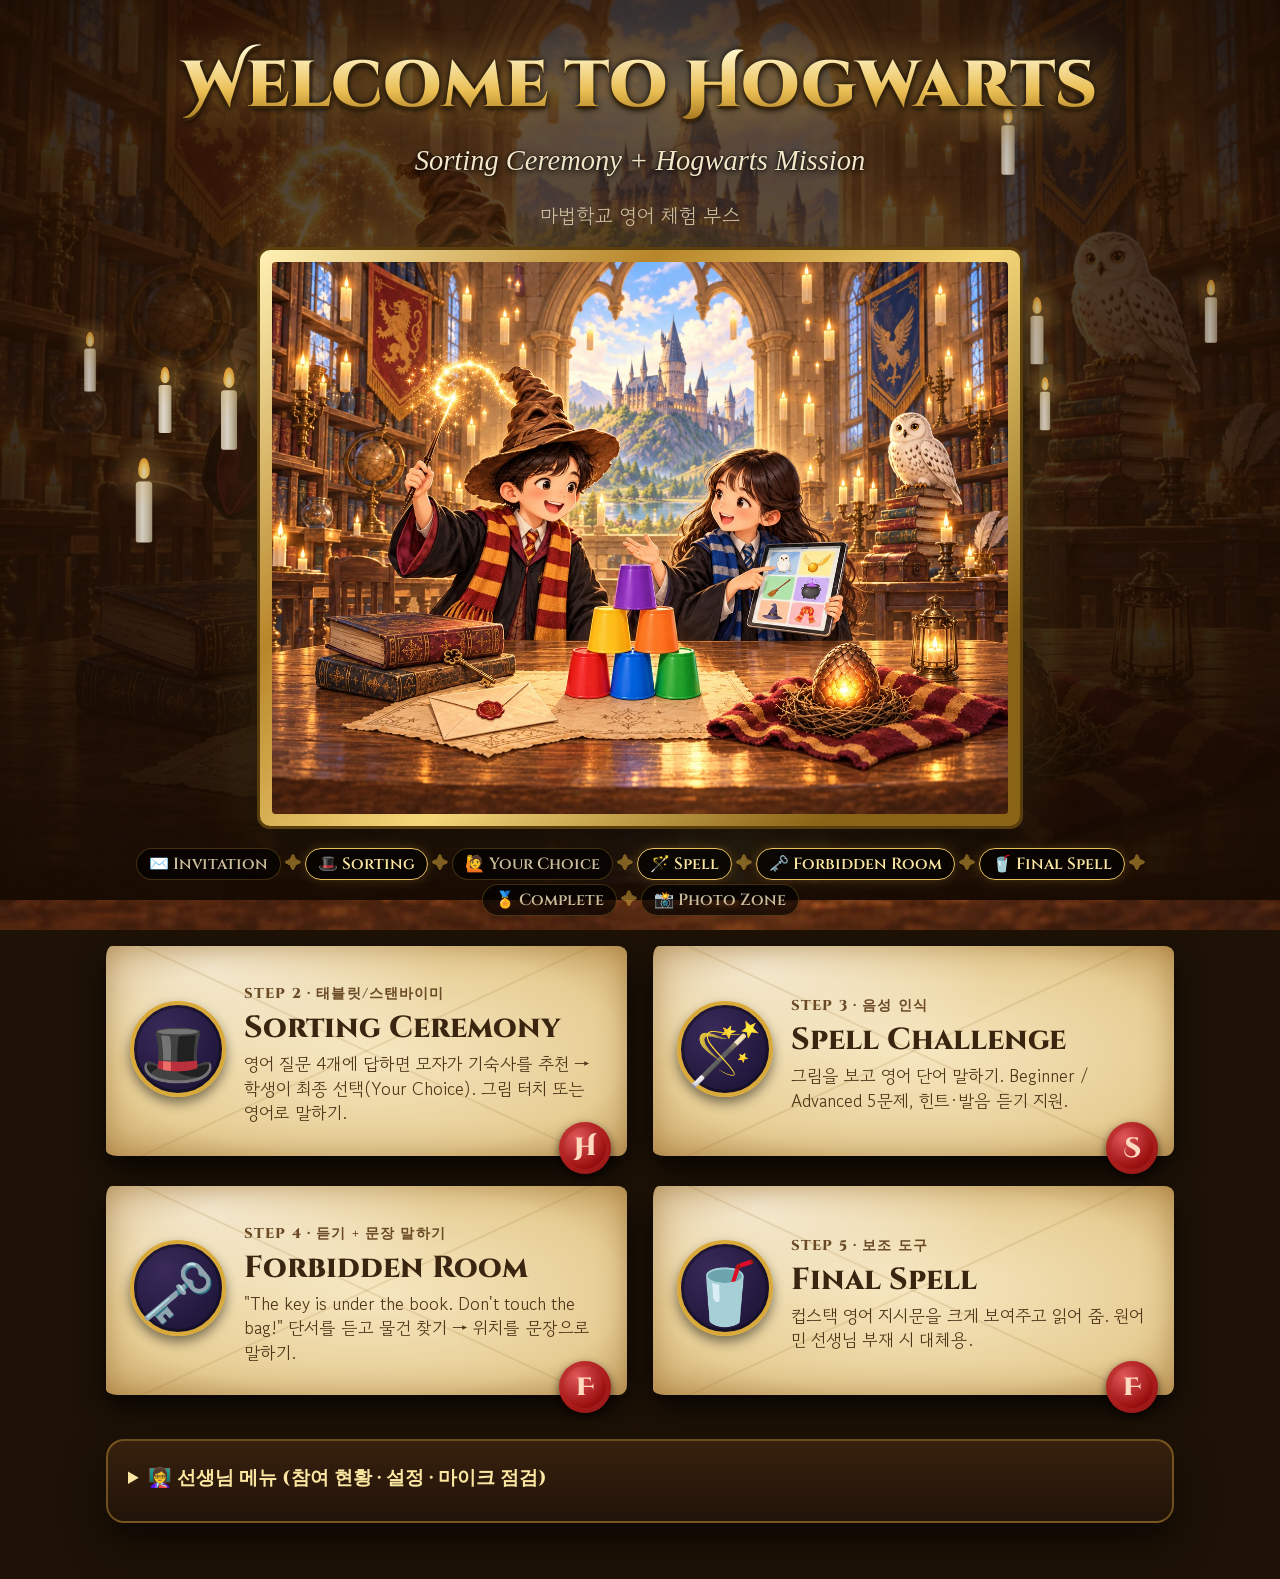
<file: index.html>
<!doctype html>
<html lang="ko">
<head>
<meta charset="utf-8">
<meta name="viewport" content="width=device-width, initial-scale=1">
<title>Welcome to Hogwarts</title>
<link rel="preconnect" href="https://fonts.googleapis.com">
<link href="https://fonts.googleapis.com/css2?family=Cinzel+Decorative:wght@700;900&family=Cinzel:wght@600;800&family=IM+Fell+English:ital@0;1&family=Gowun+Dodum&display=swap" rel="stylesheet">
<link rel="stylesheet" href="assets/common.css">
<style>
  .hero { text-align: center; padding: 18px 0 4px; }
  .hero .title { font-size: 3.4rem; }
  /* 금테 액자에 넣은 대표 그림 */
  .painting { width: min(760px, 100%); margin: 18px auto 6px; padding: 12px; border-radius: 10px;
    background: linear-gradient(135deg, #fff1b5, #b8862a 30%, #f5d77a 55%, #8a6416 85%);
    box-shadow: 0 0 0 3px #5a3d0c, 0 20px 50px #000c, 0 0 60px #ffcc5a44; }
  .painting img { display: block; width: 100%; height: auto; border-radius: 4px; box-shadow: inset 0 0 0 2px #0006; }

  /* 학생 동선 */
  .flow { display: flex; flex-wrap: wrap; gap: 4px; justify-content: center; align-items: center; margin: 12px 0 30px; font: 600 .85rem "Cinzel", Georgia, serif; }
  .flow span { background: #000a; border: 1px solid #d9a93a44; border-radius: 999px; padding: 4px 12px; color: var(--muted); }
  .flow span.app { border-color: var(--gold); color: var(--gold-1); box-shadow: 0 0 12px #ffcc5a33; }
  .flow i { color: #d9a93a88; font-style: normal; }

  /* 앱 카드 = 호그와트 입학 편지 */
  .apps { display: grid; grid-template-columns: repeat(2, minmax(0, 1fr)); gap: 30px 26px; position: relative; z-index: 1; }
  .letter { position: relative; display: flex; gap: 18px; align-items: center; text-align: left; padding: 26px 24px 30px; min-height: 190px;
    color: var(--ink); text-decoration: none; border-radius: 6px 10px 8px 12px / 12px 8px 10px 6px;
    background:
      linear-gradient(155deg, transparent 49.6%, #a0743033 50%, transparent 50.4%),
      linear-gradient(25deg, transparent 49.6%, #a0743033 50%, transparent 50.4%),
      radial-gradient(ellipse at 20% 10%, #fff8 0%, transparent 40%),
      radial-gradient(ellipse at center, var(--parch-1) 0%, var(--parch-2) 70%, var(--parch-3) 100%);
    box-shadow: inset 0 0 30px #8a5a2077, 0 14px 30px #000b; transition: transform .15s, box-shadow .2s; }
  .letter:hover { transform: translateY(-4px) rotate(-.4deg); box-shadow: inset 0 0 30px #8a5a2077, 0 0 0 3px #fbe7a1, 0 18px 40px #000c; }
  .letter:active { transform: scale(.98); }
  .letter .medal { width: 96px; height: 96px; border-radius: 50%; display: grid; place-items: center; font-size: 3.2rem; flex: none;
    background: radial-gradient(circle at 35% 30%, #3a2a5a, #161030); border: 4px solid var(--gold-2); box-shadow: inset 0 0 0 3px #0005, 0 6px 12px #0007; }
  .letter .n { font: 800 .75rem "Cinzel", Georgia, serif; color: var(--ink-soft); letter-spacing: .08em; }
  .letter .t { display: block; font: 800 1.6rem "Cinzel", Georgia, serif; margin: 2px 0 4px; }
  .letter .d { display: block; font-size: .92rem; color: #4e3519; line-height: 1.4; }
  .letter .seal { width: 52px; height: 52px; font-size: 1.3rem; right: 16px; bottom: -18px; }

  /* 선생님 메뉴 */
  details.teacher-menu { margin: 44px 0 40px; }
  details.teacher-menu summary { cursor: pointer; font: 800 1rem "Cinzel", Georgia, serif; padding: 4px 0 10px; color: var(--gold-1); }
  .stat-grid { display: grid; grid-template-columns: repeat(4, minmax(0, 1fr)); gap: 10px; margin: 10px 0; }
  .stat { background: #0006; border: 1px solid #d9a93a44; border-radius: 14px; padding: 12px; text-align: center; }
  .stat b { display: block; font: 800 1.9rem "Cinzel", Georgia, serif; color: var(--gold-1); }
  .stat small { color: var(--muted); }
  .houses-bar { display: flex; height: 26px; border-radius: 12px; overflow: hidden; background: #0006; margin: 8px 0 4px; border: 1px solid #d9a93a44; }
  .houses-bar div { height: 100%; background: linear-gradient(180deg, var(--c1), var(--c2)); }
  .settings { display: flex; gap: 14px; flex-wrap: wrap; align-items: center; font-size: .95rem; margin-top: 14px; }
  .settings select { font: inherit; background: #171b3c; color: var(--text); border: 1px solid var(--gold-2); border-radius: 8px; padding: 4px 8px; }
  .mic-test { font-size: .95rem; color: var(--muted); }
  @media (max-width: 760px) { .apps { grid-template-columns: 1fr; } .stat-grid { grid-template-columns: repeat(2, minmax(0, 1fr)); } .hero .title { font-size: 2.1rem; } }
</style>
</head>
<body>
<main class="wrap">
  <section class="hero">
    <h1 class="title">Welcome to Hogwarts</h1>
    <p class="speech" style="font-size:1.5rem;margin:4px 0">Sorting Ceremony + Hogwarts Mission</p>
    <p class="ko">마법학교 영어 체험 부스</p>
    <div class="painting"><img src="assets/hogwarts-library.webp" alt="호그와트 도서관에서 마법 체험을 하는 학생들"></div>
  </section>

  <div class="flow">
    <span>✉️ Invitation</span><i>✦</i><span class="app">🎩 Sorting</span><i>✦</i><span>🙋 Your Choice</span><i>✦</i><span class="app">🪄 Spell</span><i>✦</i><span class="app">🗝️ Forbidden Room</span><i>✦</i><span class="app">🥤 Final Spell</span><i>✦</i><span>🏅 Complete</span><i>✦</i><span>📸 Photo Zone</span>
  </div>

  <section class="apps">
    <a class="letter" href="sorting.html">
      <span class="medal">🎩</span>
      <span>
        <span class="n">STEP 2 · 태블릿/스탠바이미</span>
        <span class="t">Sorting Ceremony</span>
        <span class="d">영어 질문 4개에 답하면 모자가 기숙사를 추천 → 학생이 최종 선택(Your Choice). 그림 터치 또는 영어로 말하기.</span>
      </span>
      <span class="seal">H</span>
    </a>
    <a class="letter" href="spell.html">
      <span class="medal">🪄</span>
      <span>
        <span class="n">STEP 3 · 음성 인식</span>
        <span class="t">Spell Challenge</span>
        <span class="d">그림을 보고 영어 단어 말하기. Beginner / Advanced 5문제, 힌트·발음 듣기 지원.</span>
      </span>
      <span class="seal">S</span>
    </a>
    <a class="letter" href="forbidden.html">
      <span class="medal">🗝️</span>
      <span>
        <span class="n">STEP 4 · 듣기 + 문장 말하기</span>
        <span class="t">Forbidden Room</span>
        <span class="d">"The key is under the book. Don't touch the bag!" 단서를 듣고 물건 찾기 → 위치를 문장으로 말하기.</span>
      </span>
      <span class="seal">F</span>
    </a>
    <a class="letter" href="final.html">
      <span class="medal">🥤</span>
      <span>
        <span class="n">STEP 5 · 보조 도구</span>
        <span class="t">Final Spell</span>
        <span class="d">컵스택 영어 지시문을 크게 보여주고 읽어 줌. 원어민 선생님 부재 시 대체용.</span>
      </span>
      <span class="seal">F</span>
    </a>
  </section>

  <details class="teacher-menu card">
    <summary>👩‍🏫 선생님 메뉴 (참여 현황 · 설정 · 마이크 점검)</summary>
    <div id="stats"></div>
    <div class="settings">
      <label>읽어주기 속도
        <select id="rate">
          <option value="0.7">느리게</option>
          <option value="0.85">보통</option>
          <option value="1">빠르게</option>
        </select>
      </label>
      <button class="btn-small" id="ttsTest">🔊 소리 점검</button>
      <button class="btn-small" id="micTest">🎤 마이크 점검</button>
      <span class="mic-test" id="micResult"></span>
      <button class="btn-small" onclick="Magic.toggleFullscreen()">⛶ 전체화면</button>
      <button class="btn-small" id="reset" style="border-color:var(--bad)">🗑 통계 초기화</button>
    </div>
    <p class="ko" style="margin-top:12px">※ 통계는 이 기기(브라우저)에만 저장됩니다. 음성 인식은 크롬 + 인터넷 연결이 필요해요.</p>
  </details>
</main>

<script src="assets/common.js"></script>
<script>
const HOUSE = Object.entries(Magic.HOUSES).map(([k, h]) => [k, h.name, h.e]);

function renderStats() {
  const s = Magic.readStats();
  const total = HOUSE.reduce((a, h) => a + (s['house_' + h[0]] || 0), 0);
  document.getElementById('stats').innerHTML = `
    <div class="stat-grid">
      <div class="stat"><b>${s.sorted || 0}</b><small>🎩 기숙사 배정</small></div>
      <div class="stat"><b>${s.spell_players || 0}</b><small>🪄 Spell 완료 (단어 ${s.spells || 0}개)</small></div>
      <div class="stat"><b>${s.room_players || 0}</b><small>🗝️ Room 완료 (금지 터치 ${s.forbidden_touched || 0})</small></div>
      <div class="stat"><b>${s.final_players || 0}</b><small>🥤 Final Spell 완료</small></div>
    </div>
    <div class="houses-bar">
      ${total ? HOUSE.map(h => `<div class="h-${h[0]}" style="width:${(s['house_' + h[0]] || 0) / total * 100}%"></div>`).join('') : ''}
    </div>
    <div class="row" style="justify-content:space-between;font-size:.9rem">
      ${HOUSE.map(h => `<span>${h[2]} ${h[1]} <b>${s['house_' + h[0]] || 0}</b> <span class="muted">(추천 ${s['reco_' + h[0]] || 0})</span></span>`).join('')}
    </div>`;
}
renderStats();

const rate = document.getElementById('rate');
rate.value = String(Magic.settings.rate);
rate.onchange = () => { Magic.settings.rate = +rate.value; Magic.saveSettings(); };
document.getElementById('ttsTest').onclick = () => Magic.speak('Welcome to Hogwarts!');
document.getElementById('micTest').onclick = async () => {
  const out = document.getElementById('micResult');
  if (!Magic.canListen) { out.textContent = '❌ 이 브라우저는 음성 인식 미지원 (크롬 사용 권장)'; return; }
  out.textContent = '🎧 "Hello" 라고 말해 보세요...';
  try {
    const said = await Magic.listen();
    out.textContent = said.length ? `✅ 인식됨: "${said[0]}"` : '⚠️ 소리가 들리지 않았어요';
  } catch (e) { out.innerHTML = '❌ ' + Magic.micErrorText(e); }
};
document.getElementById('reset').onclick = () => {
  if (confirm('참여 통계를 모두 지울까요?')) { Magic.resetStats(); renderStats(); }
};
</script>
</body>
</html>
</file>
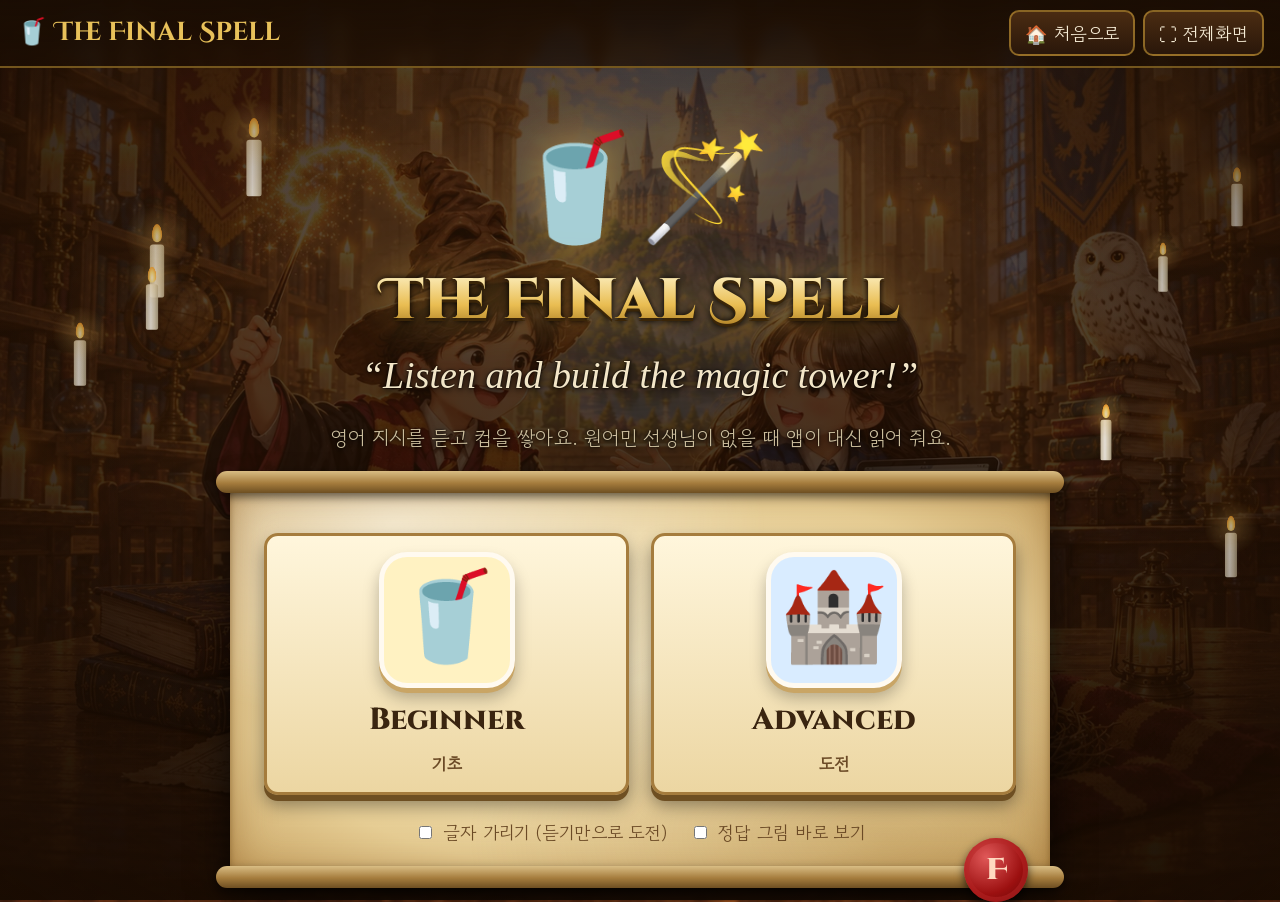
<file: final.html>
<!doctype html>
<html lang="ko">
<head>
<meta charset="utf-8">
<meta name="viewport" content="width=device-width, initial-scale=1">
<title>Final Spell</title>
<link rel="preconnect" href="https://fonts.googleapis.com">
<link href="https://fonts.googleapis.com/css2?family=Cinzel+Decorative:wght@700;900&family=Cinzel:wght@600;800&family=IM+Fell+English:ital@0;1&family=Gowun+Dodum&display=swap" rel="stylesheet">
<link rel="stylesheet" href="assets/common.css">
<style>
  /* 주문서(양피지)에 적힌 지시문 */
  .cmd { font-family: "IM Fell English", Georgia, serif; font-size: 3.2rem; line-height: 1.2; margin: 0; min-height: 2.5em; display: flex; align-items: center; justify-content: center; color: var(--ink); }
  .cmd.blur { filter: blur(14px); }
  .c-red { color: #b3161b; } .c-blue { color: #1f4fa8; } .c-yellow { color: #b8860b; } .c-green { color: #1d7a43; }
  .cmd [class^="c-"] { font-weight: 700; }
  .controls { display: flex; gap: 14px; justify-content: center; flex-wrap: wrap; margin-top: 34px; }
  .label-check { display: inline-flex; gap: 8px; align-items: center; margin-top: 18px; color: var(--ink-soft); font-size: .95rem; }

  /* 지시문 + 정답 그림 나란히 */
  .stage { display: grid; grid-template-columns: minmax(0, 1fr) minmax(0, 1fr); gap: 26px; align-items: stretch; margin-top: 26px; }
  .stage .parchment { margin: 0; display: flex; flex-direction: column; justify-content: center; }

  /* 정답 그림: 금테 액자 안의 나무 탁자 */
  .answer { position: relative; border-radius: 14px; padding: 10px; min-height: 300px;
    background: linear-gradient(135deg, #fff1b5, #b8862a 30%, #f5d77a 55%, #8a6416 85%);
    box-shadow: 0 0 0 3px #5a3d0c, 0 18px 40px #000b; }
  .answer-in { position: relative; height: 100%; min-height: 280px; border-radius: 8px; overflow: hidden; display: flex; flex-direction: column; justify-content: space-between;
    background: radial-gradient(ellipse at 50% 0%, #fff6dc 0%, #efdcae 55%, #d9bd84 100%); }
  .answer-label { font: 800 .9rem "Cinzel", Georgia, serif; color: #6b4a26; letter-spacing: .08em; padding: 10px 0 0; }
  .answer svg.stack { display: block; width: 100%; height: 290px; margin-top: auto; }
  .hand { display: flex; align-items: center; justify-content: center; gap: 8px; min-height: 58px; padding: 6px 10px 8px;
    font: 700 .95rem "Gowun Dodum", sans-serif; color: #fbe7a1; background: #4a2c12; }
  .hand svg { width: 34px; height: 40px; }
  .cover { position: absolute; top: 10px; right: 10px; bottom: 10px; left: 10px; border-radius: 8px; display: grid; place-items: center; z-index: 3;
    background: radial-gradient(circle at 50% 40%, #4b3a8a, #1d1446 75%); color: #fbe7a1; transition: opacity .5s, transform .5s; }
  .cover.gone { opacity: 0; transform: scale(1.06); pointer-events: none; }
  .cover .q { font-size: 5rem; filter: drop-shadow(0 0 20px #b9a6ff); }
  .cover button { margin-top: 8px; }
  .cup-new { animation: drop .6s cubic-bezier(.3,1.5,.5,1) both; }
  .cup-new .glow { opacity: .5; }
  @keyframes drop { from { transform: translateY(-40px); opacity: 0; } to { transform: none; opacity: 1; } }
  @media (max-width: 900px) { .stage { grid-template-columns: 1fr; } }
  @media (max-width: 640px) { .cmd { font-size: 1.9rem; } .answer svg.stack { height: 200px; } }
</style>
</head>
<body>
<div class="topbar">
  <h1>🥤 The Final Spell</h1>
  <div class="tools">
    <a class="btn btn-small" href="index.html">🏠 처음으로</a>
    <button class="btn-small" onclick="Magic.toggleFullscreen()">⛶ 전체화면</button>
  </div>
</div>

<main class="wrap center" id="app"></main>

<script src="assets/common.js"></script>
<script>
// 컵스택 지시문 + 각 지시를 따랐을 때의 컵 모습
// hand: 손에 든 컵, cups: 탁자 위 컵 {c: 색, x: 가로 칸(0.5 단위 가능), y: 층(0 = 맨 아래)}
const R = 'red', B = 'blue', Y = 'yellow', G = 'green';
const line = (y, x0, ...cs) => cs.map((c, k) => ({ c, x: x0 + k, y }));
const SETS = {
  beginner: [
    [ // 3층 탑
      { t: 'Take the blue cup.', hand: [B], cups: [] },
      { t: 'Put the blue cup on the table.', hand: [], cups: line(0, 0, B) },
      { t: 'Take the red cup.', hand: [R], cups: line(0, 0, B) },
      { t: 'Put the red cup on the blue cup.', hand: [], cups: [...line(0, 0, B), ...line(1, 0, R)] },
      { t: 'Put the yellow cup on top.', hand: [], cups: [...line(0, 0, B), ...line(1, 0, R), ...line(2, 0, Y)] },
      { t: 'You made a 3-layer tower!', hand: [], cups: [...line(0, 0, B), ...line(1, 0, R), ...line(2, 0, Y)] },
    ],
    [ // 작은 피라미드
      { t: 'Take the green cup.', hand: [G], cups: [] },
      { t: 'Put the green cup on the table.', hand: [], cups: line(0, 0, G) },
      { t: 'Take the yellow cup.', hand: [Y], cups: line(0, 0, G) },
      { t: 'Put the yellow cup next to the green cup.', hand: [], cups: line(0, 0, G, Y) },
      { t: 'Put the red cup on the green cup and the yellow cup.', hand: [], cups: [...line(0, 0, G, Y), ...line(1, .5, R)] },
      { t: 'You made a small pyramid!', hand: [], cups: [...line(0, 0, G, Y), ...line(1, .5, R)] },
    ],
    [ // 6개 피라미드
      { t: 'Take the red cup and the blue cup.', hand: [R, B], cups: [] },
      { t: 'Put the red cup and the blue cup in a line.', hand: [], cups: line(0, 0, R, B) },
      { t: 'Put the green cup next to the blue cup.', hand: [], cups: line(0, 0, R, B, G) },
      { t: 'Put the yellow cup on the red cup and the blue cup.', hand: [], cups: [...line(0, 0, R, B, G), ...line(1, .5, Y)] },
      { t: 'Put the red cup on the blue cup and the green cup.', hand: [], cups: [...line(0, 0, R, B, G), ...line(1, .5, Y, R)] },
      { t: 'Put the blue cup on the very top!', hand: [], cups: [...line(0, 0, R, B, G), ...line(1, .5, Y, R), ...line(2, 1, B)] },
    ],
  ],
  advanced: [
    [
      { t: 'Take 3 blue cups and 2 red cups.', hand: [B, B, B, R, R], cups: [] },
      { t: 'Put the 3 blue cups in a line.', hand: [R, R], cups: line(0, 0, B, B, B) },
      { t: 'Put the 2 red cups on the blue cups.', hand: [], cups: [...line(0, 0, B, B, B), ...line(1, .5, R, R)] },
      { t: 'Put 1 yellow cup on the very top.', hand: [], cups: [...line(0, 0, B, B, B), ...line(1, .5, R, R), ...line(2, 1, Y)] },
      { t: 'You made 3 layers!', hand: [], cups: [...line(0, 0, B, B, B), ...line(1, .5, R, R), ...line(2, 1, Y)] },
    ],
    [
      { t: 'Take 3 green cups and 2 yellow cups.', hand: [G, G, G, Y, Y], cups: [] },
      { t: 'Put the green cups in a line.', hand: [Y, Y], cups: line(0, 0, G, G, G) },
      { t: 'Put the yellow cups on the green cups.', hand: [], cups: [...line(0, 0, G, G, G), ...line(1, .5, Y, Y)] },
      { t: 'Put 1 red cup on top.', hand: [], cups: [...line(0, 0, G, G, G), ...line(1, .5, Y, Y), ...line(2, 1, R)] },
      { t: 'You made 3 layers!', hand: [], cups: [...line(0, 0, G, G, G), ...line(1, .5, Y, Y), ...line(2, 1, R)] },
    ],
    [
      { t: 'Take 4 yellow cups.', hand: [Y, Y, Y, Y], cups: [] },
      { t: 'Put the yellow cups in a line.', hand: [], cups: line(0, 0, Y, Y, Y, Y) },
      { t: 'Put 3 blue cups on the yellow cups.', hand: [], cups: [...line(0, 0, Y, Y, Y, Y), ...line(1, .5, B, B, B)] },
      { t: 'Put 2 red cups on the blue cups.', hand: [], cups: [...line(0, 0, Y, Y, Y, Y), ...line(1, .5, B, B, B), ...line(2, 1, R, R)] },
      { t: 'Put the green cup on the very top.', hand: [], cups: [...line(0, 0, Y, Y, Y, Y), ...line(1, .5, B, B, B), ...line(2, 1, R, R), ...line(3, 1.5, G)] },
      { t: 'You made a 4-layer pyramid!', hand: [], cups: [...line(0, 0, Y, Y, Y, Y), ...line(1, .5, B, B, B), ...line(2, 1, R, R), ...line(3, 1.5, G)] },
    ],
  ],
};

// ---------- 컵 그림 (SVG) ----------
const CUP = { red: ['#ff6b5e', '#c8261c', '#8e140d'], blue: ['#6ea8ff', '#2a62d4', '#173d8f'],
              yellow: ['#ffe680', '#f0b818', '#a87a00'], green: ['#7ee08c', '#2a9a45', '#16602a'] };
const W = 80, H = 92, GAP = 6, TOPW = 56;   // 컵 크기(뒤집어 놓은 스피드스택 컵)
function cupGradients() {
  return Object.entries(CUP).map(([c, [hi, mid, lo]]) => `
    <linearGradient id="g-${c}" x1="0" x2="1"><stop offset="0" stop-color="${lo}"/><stop offset=".35" stop-color="${hi}"/><stop offset=".6" stop-color="${mid}"/><stop offset="1" stop-color="${lo}"/></linearGradient>`).join('');
}
function cupShape(c, x, y, extra = '') {
  const inset = (W - TOPW) / 2;
  return `<g transform="translate(${x} ${y})"><g ${extra}>
    <ellipse class="glow" cx="${W / 2}" cy="${H / 2}" rx="${W * .62}" ry="${H * .6}" fill="#fff6a8" opacity="0"/>
    <path d="M${inset} 0 H${W - inset} L${W} ${H} H0 Z" fill="url(#g-${c})" stroke="${CUP[c][2]}" stroke-width="2"/>
    <rect x="-2" y="${H - 12}" width="${W + 4}" height="12" rx="4" fill="${CUP[c][2]}"/>
    <rect x="${inset + 8}" y="6" width="7" height="${H - 24}" rx="3.5" fill="#fff" opacity=".35"/>
  </g></g>`;
}
function stackSVG(state, prev, bounds) {
  const key = k => `${k.c}@${k.x},${k.y}`;
  const before = new Set((prev ? prev.cups : []).map(key));
  const vw = bounds.cols * (W + GAP) + 40, vh = bounds.rows * H + 48;
  const table = `<rect x="-2000" y="${vh - 26}" width="${vw + 4000}" height="60" fill="#7a4a22"/><rect x="-2000" y="${vh - 26}" width="${vw + 4000}" height="5" fill="#a8703a"/>`;
  const cups = state.cups.slice().sort((a, b) => a.y - b.y);
  const body = cups.map(k => {
    const px = 20 + k.x * (W + GAP), py = vh - 24 - (k.y + 1) * H;
    const isNew = !before.has(key(k));
    return cupShape(k.c, px, py, isNew ? `class="cup-new" style="animation-delay:${k.y * .12}s"` : '');
  }).join('');
  const empty = state.cups.length ? '' : `<text x="${vw / 2}" y="${vh / 2}" text-anchor="middle" font-family="Gowun Dodum, sans-serif" font-size="22" fill="#8a6a40">(탁자는 아직 비어 있어요)</text>`;
  return `<svg class="stack" viewBox="0 0 ${vw} ${vh}" preserveAspectRatio="xMidYMax meet" role="img" aria-label="정답 컵 모양">
    <defs>${cupGradients()}</defs>${table}${empty}${body}</svg>`;
}
function handHTML(state) {
  if (!state.hand.length) return '<div class="hand">✋ In your hand: —</div>';
  const small = c => `<svg viewBox="-4 -4 ${W + 8} ${H + 8}"><defs>${cupGradients()}</defs>${cupShape(c, 0, 0)}</svg>`;
  return `<div class="hand">✋ In your hand: ${state.hand.map(small).join('')}</div>`;
}
function boundsOf(set) {
  let cols = 1, rows = 1;
  set.forEach(st => st.cups.forEach(k => { cols = Math.max(cols, k.x + 1); rows = Math.max(rows, k.y + 1); }));
  return { cols: Math.max(cols, 3), rows: Math.max(rows, 3) };
}

const app = document.getElementById('app');
let list, i, bounds, hideText = false, autoShow = false;

function colorize(t) {
  return t.replace(/\b(red|blue|yellow|green)\b/gi, m => `<span class="c-${m.toLowerCase()}">${m}</span>`);
}

function home() {
  app.innerHTML = `
    <div class="pop" style="margin-top:18px">
      <div style="font-size:5.5rem;filter:drop-shadow(0 0 24px #ffd25a88)">🥤🪄</div>
      <h2 class="title" style="font-size:3rem">The Final Spell</h2>
      <p class="speech" style="margin:4px 0">“Listen and build the magic tower!”</p>
      <p class="ko">영어 지시를 듣고 컵을 쌓아요. 원어민 선생님이 없을 때 앱이 대신 읽어 줘요.</p>
      <div class="parchment" style="max-width:820px;margin-top:30px">
        <div class="level-grid">
          <button class="opt level" data-l="beginner"><span class="medal">🥤</span>Beginner<span class="ko">기초</span></button>
          <button class="opt level" data-l="advanced"><span class="medal">🏰</span>Advanced<span class="ko">도전</span></button>
        </div>
        <div class="row" style="gap:22px">
          <label class="label-check"><input type="checkbox" id="hide"> 글자 가리기 (듣기만으로 도전)</label>
          <label class="label-check"><input type="checkbox" id="auto"> 정답 그림 바로 보기</label>
        </div>
        <div class="seal">F</div>
      </div>
    </div>`;
  document.getElementById('hide').checked = hideText;
  document.getElementById('hide').onchange = e => hideText = e.target.checked;
  document.getElementById('auto').checked = autoShow;
  document.getElementById('auto').onchange = e => autoShow = e.target.checked;
  app.querySelectorAll('.level').forEach(b => b.onclick = () => {
    const sets = SETS[b.dataset.l];
    list = sets[Math.floor(Math.random() * sets.length)]; i = 0; bounds = boundsOf(list);
    Magic.sfx.magic(); show();
  });
}

function show() {
  const st = list[i], t = st.t;
  app.innerHTML = `
    <div class="progress" style="margin-top:14px">${list.map((_, k) => `<span class="${k <= i ? 'on' : ''}"></span>`).join('')}</div>
    <div class="pill">Spell ${i + 1} / ${list.length}</div>
    <div class="stage">
      <div class="parchment pop">
        <div class="cmd ${hideText ? 'blur' : ''}" id="cmd"><span>${colorize(t)}</span></div>
        <div class="seal">F</div>
      </div>
      <div class="answer pop">
        <div class="answer-in">
          <div class="answer-label">✨ THE ANSWER · 정답 모습</div>
          ${stackSVG(st, list[i - 1], bounds)}
          ${handHTML(st)}
        </div>
        <div class="cover ${autoShow ? 'gone' : ''}" id="cover">
          <div>
            <div class="q">🔮</div>
            <div class="ko" style="color:#e9dcff">컵을 다 쌓았으면 정답을 확인해요!</div>
            <button class="btn-magic" id="showAns">Show the answer</button>
          </div>
        </div>
      </div>
    </div>
    <div class="controls">
      <button class="btn-big" id="again">🔊 Again</button>
      ${hideText ? '<button class="btn-big" id="reveal">👀 Show</button>' : ''}
      <button class="btn-magic" id="next">${i < list.length - 1 ? 'Next ➜' : '✔ Finish'}</button>
    </div>
    <p class="ko" style="margin-top:16px">선생님: 학생이 쌓은 뒤 <b>Show the answer</b>로 맞는지 확인하고 Next를 눌러 주세요.</p>`;
  Magic.speak(t, { rate: 0.8 });
  document.getElementById('again').onclick = () => Magic.speak(t, { rate: 0.7 });
  const rv = document.getElementById('reveal');
  if (rv) rv.onclick = () => document.getElementById('cmd').classList.remove('blur');
  document.getElementById('showAns').onclick = () => {
    const cover = document.getElementById('cover');
    cover.classList.add('gone');
    // 새로 놓인 컵 애니메이션을 다시 재생
    app.querySelectorAll('.cup-new').forEach(g => { g.style.animation = 'none'; void g.getBBox(); g.style.animation = ''; });
    Magic.sfx.magic(); Magic.sparkle(app.querySelector('.answer'));
    Magic.speak('Is your tower the same?', { rate: 0.85 });
  };
  document.getElementById('next').onclick = () => {
    Magic.sfx.ok();
    i++;
    i < list.length ? show() : finish();
  };
}

function finish() {
  Magic.inc('final_players');
  app.innerHTML = `
    <div class="pop" style="margin-top:18px">
      ${Magic.hatSVG()}
      <h2 class="title" style="font-size:3rem">Congratulations!</h2>
      <p class="speech" style="margin:4px 0">“You are a real Hogwarts wizard!”</p>
      <p class="ko">House 인증 카드를 받고 포토존으로 가세요! 📸</p>
      <button class="btn-magic" id="again" style="margin-top:22px">🥤 Next Student</button>
    </div>`;
  Magic.sfx.magic(); Magic.confetti(); Magic.sparkle(document.getElementById('hat'), ['🎉', '✨', '⭐']);
  Magic.hatSay('Congratulations! You are a real Hogwarts wizard!');
  document.getElementById('again').onclick = home;
}

home();
</script>
</body>
</html>
</file>
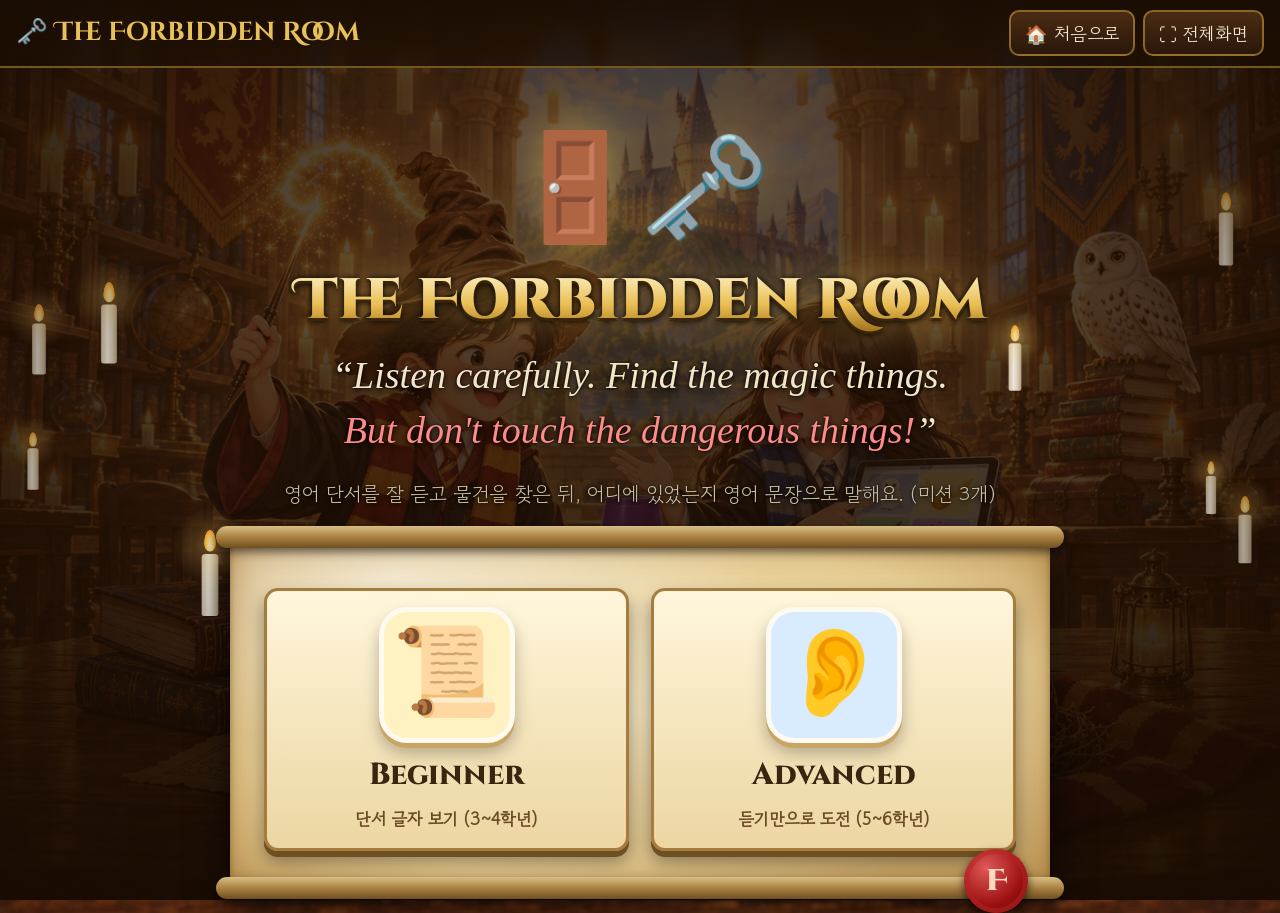
<file: forbidden.html>
<!doctype html>
<html lang="ko">
<head>
<meta charset="utf-8">
<meta name="viewport" content="width=device-width, initial-scale=1">
<title>Forbidden Room</title>
<link rel="preconnect" href="https://fonts.googleapis.com">
<link href="https://fonts.googleapis.com/css2?family=Cinzel+Decorative:wght@700;900&family=Cinzel:wght@600;800&family=IM+Fell+English:ital@0;1&family=Gowun+Dodum&display=swap" rel="stylesheet">
<link rel="stylesheet" href="assets/common.css">
<style>
  /* 단서 쪽지 (양피지 + 잉크) */
  .clue { font-family: "IM Fell English", Georgia, serif; font-size: 2.4rem; line-height: 1.3; margin: 0; }
  .clue .dont { color: #9c1010; font-weight: 700; }
  .listen-big { font-family: "IM Fell English", Georgia, serif; font-size: 2rem; margin: 4px 0; }
  .clue-tools { display: flex; gap: 10px; justify-content: center; margin-top: 12px; }
  .clue-tools button { background: #3a2510; border-color: #a57c3d; color: #fbe7a1; }

  /* 방 안의 물건들: 나무 받침대 + 놋쇠 이름표 */
  .room { display: grid; gap: 18px; margin: 30px auto 10px; max-width: 920px; }
  .room.n4 { grid-template-columns: repeat(4, minmax(0, 1fr)); }
  .room.n6 { grid-template-columns: repeat(3, minmax(0, 1fr)); }
  .spot { position: relative; height: 245px; padding: 0; overflow: visible; flex-direction: column; justify-content: flex-end;
    border: 3px solid #8a6416; border-radius: 16px;
    background:
      repeating-linear-gradient(90deg, #ffffff06 0 2px, transparent 2px 14px),
      linear-gradient(180deg, #5a3a1e, #2e1c0c);
    box-shadow: inset 0 0 0 2px #00000055, inset 0 -30px 40px #0007, 0 10px 20px #000a; }
  .spot:hover { border-color: var(--gold-1); }
  .spot .found { position: absolute; bottom: 52px; left: 0; right: 0; font-size: 4.4rem; opacity: 0; transition: opacity .3s; }
  .spot .cover { font-size: 6.2rem; transition: transform .5s cubic-bezier(.3,1.6,.5,1); position: relative; z-index: 2; margin-bottom: 48px; filter: drop-shadow(0 8px 6px #000a); }
  .spot .name { position: absolute; bottom: 10px; left: 50%; transform: translateX(-50%); padding: 1px 14px; border-radius: 4px;
    font: 800 1.1rem "Cinzel", Georgia, serif; color: #2a1a04; background: linear-gradient(180deg, #fff1b5, #c9962f); box-shadow: 0 2px 4px #0008; }
  .spot.open .cover { transform: translateY(-95px) rotate(-14deg); }
  .spot.open .found { opacity: 1; }
  .spot.right { border-color: var(--ok); box-shadow: 0 0 0 3px #5fe39a88, 0 0 36px #5fe39a88; }
  .spot.wrong { opacity: .6; }
  .spot.danger { border-color: var(--bad); box-shadow: 0 0 0 3px #ff6b6b88, 0 0 40px #ff3b3baa; }

  /* 문장 말하기 */
  .ask { font-family: "IM Fell English", Georgia, serif; font-size: 2.7rem; margin: 0; }
  .target { font-family: "Cinzel", Georgia, serif; font-size: 2.3rem; font-weight: 800; margin: 14px 0 0; color: var(--ink); }
  .target span { padding: 0 3px; border-radius: 6px; }
  .target .hit { color: #13703a; }
  .target .miss { color: #b3161b; text-decoration: underline wavy; }
  .pair { display: flex; align-items: center; justify-content: center; gap: 10px; font-size: 6rem; margin: 6px 0; filter: drop-shadow(0 8px 10px #000a); }
  .pair .arrow { font-size: 2.4rem; }

  .alarm { position: fixed; top: 0; right: 0; bottom: 0; left: 0; background: #ff000044; pointer-events: none; animation: flash .3s 3; z-index: 50; }
  @keyframes flash { 50% { background: transparent; } }
  @media (max-width: 760px) {
    .room.n4, .room.n6 { grid-template-columns: repeat(2, minmax(0, 1fr)); }
    .spot { height: 180px; } .spot .cover { font-size: 4.2rem; } .clue { font-size: 1.4rem; } .target { font-size: 1.4rem; } .ask { font-size: 1.7rem; }
  }
</style>
</head>
<body>
<div class="topbar">
  <h1>🗝️ The Forbidden Room</h1>
  <div class="tools">
    <a class="btn btn-small" href="index.html">🏠 처음으로</a>
    <button class="btn-small" onclick="Magic.toggleFullscreen()">⛶ 전체화면</button>
  </div>
</div>

<main class="wrap center" id="app"></main>

<script src="assets/common.js"></script>
<script>
// 물건을 숨길 장소 (prep = 위치 표현)
const SPOTS = [
  { k: 'book',  e: '📚', prep: 'under' },
  { k: 'box',   e: '📦', prep: 'in' },
  { k: 'bag',   e: '🎒', prep: 'in' },
  { k: 'hat',   e: '🎩', prep: 'under' },
  { k: 'chair', e: '🪑', prep: 'under' },
  { k: 'bed',   e: '🛏️', prep: 'under' },
];
// 찾을 물건
const ITEMS = [
  { k: 'key',  e: '🔑' },
  { k: 'wand', e: '🪄' },
  { k: 'ring', e: '💍' },
  { k: 'coin', e: '🪙' },
  { k: 'egg',  e: '🥚' },
  { k: 'frog', e: '🐸' },
];
// 만지면 안 되는 곳에 숨어 있는 것
const DANGERS = [
  { k: 'spider', e: '🕷️' },
  { k: 'snake',  e: '🐍' },
  { k: 'ghost',  e: '👻' },
];
const MISSIONS = 3;
const PASS = 0.7; // 문장 말하기 통과 기준 (70%)

const app = document.getElementById('app');
let level, missions, m, mode, turn = 0;

function home() {
  app.innerHTML = `
    <div class="pop" style="margin-top:18px">
      <div style="font-size:5.5rem;filter:drop-shadow(0 0 24px #ffd25a88)">🚪🗝️</div>
      <h2 class="title" style="font-size:3rem">The Forbidden Room</h2>
      <p class="speech" style="margin:4px 0">“Listen carefully. Find the magic things.<br><span style="color:#ff8a8a">But don't touch the dangerous things!</span>”</p>
      <p class="ko">영어 단서를 잘 듣고 물건을 찾은 뒤, 어디에 있었는지 영어 문장으로 말해요. (미션 ${MISSIONS}개)</p>
      <div class="parchment" style="max-width:820px;margin-top:30px">
        <div class="level-grid">
          <button class="opt level" data-l="beginner"><span class="medal">📜</span>Beginner<span class="ko">단서 글자 보기 (3~4학년)</span></button>
          <button class="opt level" data-l="advanced"><span class="medal">👂</span>Advanced<span class="ko">듣기만으로 도전 (5~6학년)</span></button>
        </div>
        <div class="seal">F</div>
      </div>
    </div>`;
  Magic.micNotice(app);
  app.querySelectorAll('.level').forEach(b => b.onclick = () => start(b.dataset.l));
  Magic.speak("Welcome to the Forbidden Room. Listen carefully. But don't touch the dangerous things!");
}

function makeMissions() {
  const n = level === 'beginner' ? 4 : 6;
  const items = Magic.shuffle(ITEMS);
  return Array.from({ length: MISSIONS }, (_, i) => {
    const spots = Magic.shuffle(SPOTS).slice(0, n);
    const target = spots[0], forbidden = spots[1];
    return {
      spots: Magic.shuffle(spots),
      target, forbidden,
      item: items[i % items.length],
      danger: DANGERS[Math.floor(Math.random() * DANGERS.length)],
    };
  });
}

function start(l) {
  level = l; missions = makeMissions(); m = 0;
  Magic.sfx.magic();
  findStep();
}

function clueText(M) {
  return {
    find: `Find the ${M.item.k}.`,
    where: `The ${M.item.k} is ${M.target.prep} the ${M.target.k}.`,
    dont: `Don't touch the ${M.forbidden.k}!`,
  };
}

function findStep() {
  mode = 'find'; turn++;
  const M = missions[m];
  const c = clueText(M);
  const showText = level === 'beginner';
  app.innerHTML = `
    <div class="pill" style="margin-top:6px">Mission ${m + 1} / ${MISSIONS}</div>
    <div class="parchment pop" style="max-width:820px;margin-top:20px">
      <div class="clue ${showText ? '' : 'hidden'}" id="clue">
        🔎 ${c.find} ${c.where}<br><span class="dont">🚫 ${c.dont}</span>
      </div>
      <div id="clueHidden" class="listen-big ${showText ? 'hidden' : ''}">👂 Listen to the clue!</div>
      <div class="clue-tools">
        <button class="btn-small" id="again">🔊 Listen again</button>
        ${showText ? '' : '<button class="btn-small" id="show">📜 Show clue</button>'}
      </div>
    </div>
    <div class="room n${M.spots.length}">
      ${M.spots.map(s => `
        <button class="spot" data-k="${s.k}">
          <span class="found">${s === M.target ? M.item.e : s === M.forbidden ? M.danger.e : '💨'}</span>
          <span class="cover">${s.e}</span>
          <span class="name">${s.k}</span>
        </button>`).join('')}
    </div>
    <div class="feedback" id="fb"></div>
    <div class="teacher">
      <div class="label">선생님용</div>
      <div class="row"><button class="btn-small" id="skip">➜ 정답 보여주기</button></div>
    </div>`;
  const read = () => Magic.speak(`${c.find} ${c.where} ${c.dont}`, { rate: level === 'beginner' ? 0.8 : 0.9 });
  read();
  document.getElementById('again').onclick = read;
  const show = document.getElementById('show');
  if (show) show.onclick = () => { document.getElementById('clue').classList.remove('hidden'); document.getElementById('clueHidden').classList.add('hidden'); };
  document.getElementById('skip').onclick = () => tapSpot(M.target.k);
  app.querySelectorAll('.spot').forEach(b => b.onclick = () => tapSpot(b.dataset.k));
}

function tapSpot(k) {
  if (mode !== 'find') return;
  const M = missions[m];
  const el = app.querySelector(`.spot[data-k="${k}"]`);
  const fb = document.getElementById('fb');
  if (el.classList.contains('open')) return;
  el.classList.add('open');
  if (k === M.target.k) {
    mode = 'found';
    el.classList.add('right');
    fb.className = 'feedback ok'; fb.textContent = `✨ You found the ${M.item.k}! ✨`;
    Magic.sfx.ok(); Magic.sparkle(el);
    Magic.speak(`You found the ${M.item.k}!`).then(() => setTimeout(sayStep, 500));
  } else if (k === M.forbidden.k) {
    el.classList.add('danger');
    fb.className = 'feedback bad'; fb.textContent = `😱 Oh no! A ${M.danger.k}! Don't touch the ${k}!`;
    Magic.sfx.alarm();
    const a = document.createElement('div'); a.className = 'alarm'; document.body.appendChild(a); setTimeout(() => a.remove(), 1000);
    Magic.shake(app.querySelector('.room'));
    Magic.inc('forbidden_touched');
    Magic.speak(`Oh no! A ${M.danger.k}! Don't touch the ${k}!`);
  } else {
    el.classList.add('wrong');
    fb.className = 'feedback bad'; fb.textContent = 'Not here! Try again.';
    Magic.sfx.bad();
    Magic.speak('Not here! Try again.');
  }
}

function sayStep() {
  mode = 'say'; turn++;
  const M = missions[m];
  const target = clueText(M).where;
  const blanks = level === 'advanced';
  const shown = blanks
    ? `The <u>&nbsp;?&nbsp;</u> is <u>&nbsp;?&nbsp;</u> the <u>&nbsp;?&nbsp;</u>.`
    : target;
  app.innerHTML = `
    <div class="pill" style="margin-top:6px">Mission ${m + 1} / ${MISSIONS}</div>
    <div class="pair pop">${M.item.e}<span class="arrow">${M.target.prep === 'in' ? '➡️' : '⬇️'}</span>${M.target.e}</div>
    <div class="parchment" style="max-width:820px">
      <div class="q-head"><h2 class="ask">Where is the ${M.item.k}?</h2><button class="speak-btn" id="ask" aria-label="다시 듣기">🔊</button></div>
      <div class="ko">물건이 어디에 있었는지 문장으로 말해 보세요.</div>
      <div class="target" id="target">${shown}</div>
      <div class="seal">F</div>
    </div>
    <div class="listen-row" style="margin-top:22px">
      <button class="mic" id="mic" aria-label="말하기">🎤</button>
      <button class="speak-btn" id="model" aria-label="정답 듣기">👂</button>
    </div>
    <div class="heard" id="heard">🎤를 누르고 문장으로 말해 보세요. <span class="ko">(👂 정답 문장 듣기)</span></div>
    <div class="feedback" id="fb"></div>
    <div class="teacher">
      <div class="label">선생님용</div>
      <div class="row"><button class="btn-small btn-ok" id="pass">✔ 통과</button></div>
    </div>`;
  const ask = () => Magic.speak(`Where is the ${M.item.k}?`);
  ask();
  document.getElementById('ask').onclick = ask;
  document.getElementById('model').onclick = () => { document.getElementById('target').textContent = target; Magic.speak(target, { rate: 0.75 }); };
  document.getElementById('pass').onclick = () => passed(target);
  const mic = document.getElementById('mic');
  if (!Magic.canListen) mic.disabled = true;
  let busy = false;
  mic.onclick = async () => {
    if (busy) return;
    busy = true;
    const my = turn;
    const heard = document.getElementById('heard');
    const fb = document.getElementById('fb');
    mic.classList.add('listening'); heard.textContent = 'Listening... 🎧'; fb.textContent = '';
    try {
      const said = await Magic.listen({ timeout: 8000 });
      if (my !== turn) return;
      mic.classList.remove('listening'); busy = false;
      heard.innerHTML = said.length ? `I heard: <b>${said[0]}</b>` : '잘 안 들렸어요. 조금 더 크게!';
      if (!said.length) return;
      const r = Magic.scoreSentence(said, target, [M.item.k, M.target.prep, M.target.k]);
      document.getElementById('target').innerHTML = r.words.map((w, i) => `<span class="${r.hit[i] ? 'hit' : 'miss'}">${w}</span>`).join(' ');
      if (r.score >= PASS) passed(target);
      else {
        fb.className = 'feedback bad'; fb.textContent = 'Almost! Try again.';
        Magic.sfx.bad();
      }
    } catch (e) {
      mic.classList.remove('listening'); busy = false;
      heard.innerHTML = Magic.micErrorText(e);
    }
  };
}

function passed(target) {
  if (mode !== 'say') return;
  mode = 'done'; turn++;
  Magic.stopListening();
  document.getElementById('mic').classList.remove('listening');
  document.getElementById('target').innerHTML = `<span class="hit">${target}</span>`;
  const fb = document.getElementById('fb');
  fb.className = 'feedback ok'; fb.textContent = '✨ Perfect! ✨';
  Magic.sfx.ok(); Magic.sparkle(document.getElementById('target'));
  Magic.inc('room_missions');
  Magic.speak(`Perfect! ${target}`).then(() => setTimeout(() => {
    m++;
    m < MISSIONS ? findStep() : finish();
  }, 400));
}

function finish() {
  Magic.inc('room_players');
  app.innerHTML = `
    <div class="pop" style="margin-top:18px">
      <div class="parchment" style="max-width:640px;margin-top:24px">
        <div style="font-size:5rem">🗝️🏆</div>
        <h2 class="q-text">Mission Complete!</h2>
        <p class="fell" style="font-size:1.6rem;margin:6px 0">You escaped the Forbidden Room!</p>
        <p class="ko">마지막 미션 Final Spell(컵 쌓기)로 이동하세요! ➜</p>
        <div class="seal">F</div>
      </div>
      <button class="btn-magic" id="again" style="margin-top:36px">🚪 Next Student</button>
    </div>`;
  Magic.sfx.magic(); Magic.confetti(); Magic.sparkle(app.querySelector('.parchment'));
  Magic.speak('Mission complete! You escaped the Forbidden Room! Now, go to the Final Spell!');
  document.getElementById('again').onclick = home;
}

home();
</script>
</body>
</html>
</file>
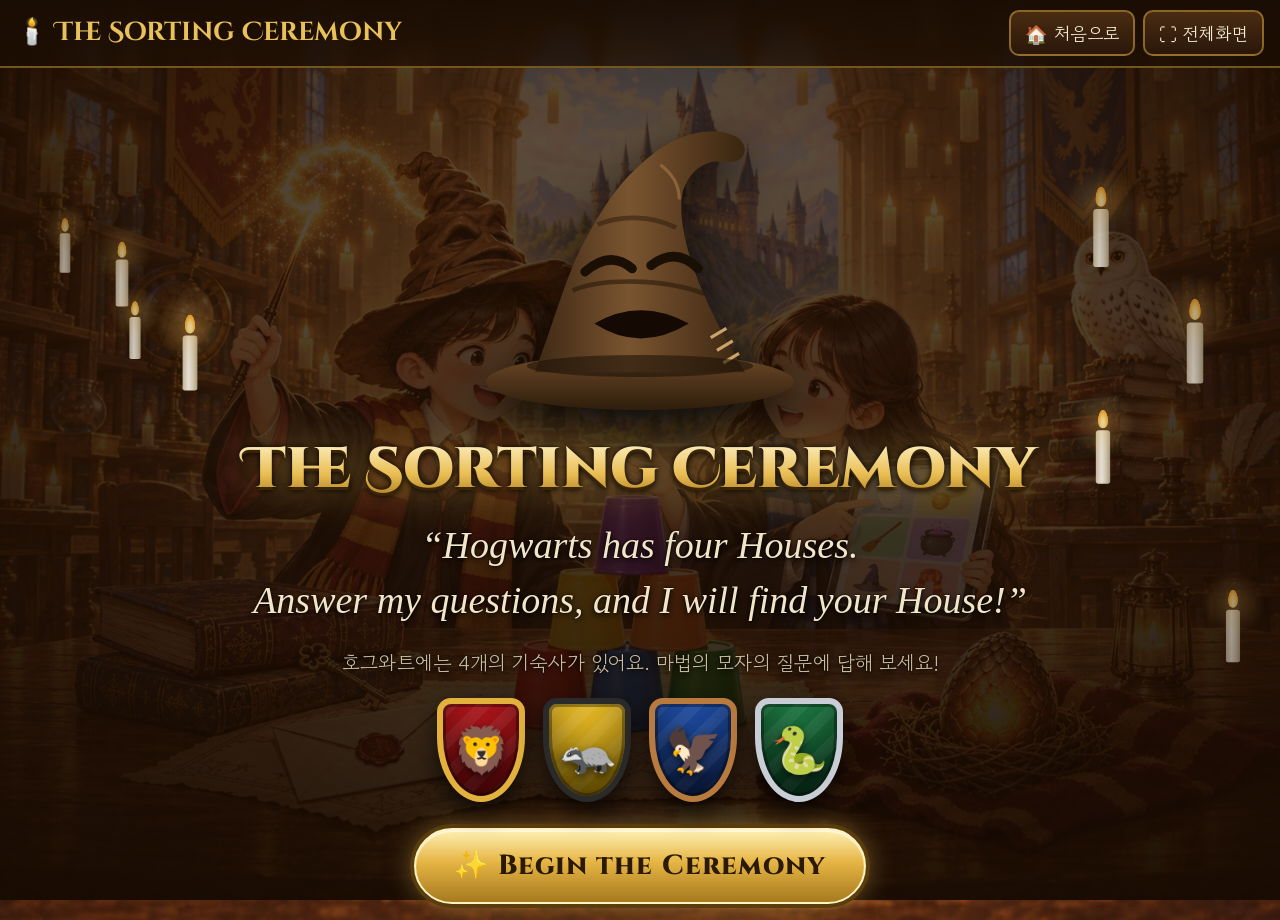
<file: sorting.html>
<!doctype html>
<html lang="ko">
<head>
<meta charset="utf-8">
<meta name="viewport" content="width=device-width, initial-scale=1">
<title>Sorting Ceremony</title>
<link rel="preconnect" href="https://fonts.googleapis.com">
<link href="https://fonts.googleapis.com/css2?family=Cinzel+Decorative:wght@700;900&family=Cinzel:wght@600;800&family=IM+Fell+English:ital@0;1&family=Gowun+Dodum&display=swap" rel="stylesheet">
<link rel="stylesheet" href="assets/common.css">
<style>
  .crests-row { display: flex; gap: 18px; justify-content: center; margin: 18px 0 26px; }

  /* Your Choice 카드 */
  .houses { display: grid; grid-template-columns: repeat(4, minmax(0, 1fr)); gap: 22px; margin: 28px 0 10px; }
  .house-btn { flex-direction: column; gap: 10px; background: transparent; border: none; padding: 8px 4px; position: relative; color: var(--text); }
  .house-btn .crest { transition: transform .2s, box-shadow .2s; }
  .house-btn:hover .crest { transform: translateY(-6px); }
  .house-btn .hname { font-family: "Cinzel", serif; font-weight: 800; font-size: 1.5rem; text-shadow: 0 2px 6px #000; color: #f6e7c1; }
  .house-btn .trait { font-size: 1rem; color: #f0e2c0; text-shadow: 0 2px 4px #000; }
  .house-btn.reco .crest { box-shadow: inset 0 0 0 3px #0005, 0 0 0 4px #fbe7a1, 0 0 46px var(--glow); }
  .house-btn .tag { position: absolute; top: -18px; left: 50%; transform: translateX(-50%); z-index: 2; white-space: nowrap;
    font: 800 .8rem "Cinzel", serif; color: #2a1a04; padding: 4px 14px;
    background: linear-gradient(180deg, #fff1b5, #d9a93a); clip-path: polygon(0 0, 100% 0, 94% 50%, 100% 100%, 0 100%, 6% 50%); }

  /* 기숙사 깃발 */
  .banner { position: relative; margin: 8px auto 0; width: min(480px, 92vw); padding: 26px 20px 64px;
    background:
      repeating-linear-gradient(90deg, #ffffff08 0 3px, transparent 3px 9px),
      linear-gradient(180deg, var(--c1), var(--c2));
    clip-path: polygon(0 0, 100% 0, 100% 84%, 50% 100%, 0 84%);
    box-shadow: inset 0 0 0 8px var(--metal); }
  .banner-wrap { filter: drop-shadow(0 20px 30px #000c) drop-shadow(0 0 40px var(--glow)); }
  .rod { width: min(500px, 98vw); height: 16px; margin: 0 auto; border-radius: 8px; background: linear-gradient(180deg, #fff1b5, #b8862a 60%, #6e4f22); box-shadow: 0 4px 8px #000a; }
  .house-name { font-family: "Cinzel Decorative", serif; font-weight: 900; font-size: 3rem; color: #fff; margin: 10px 0 4px; overflow-wrap: anywhere;
    text-shadow: 0 3px 0 #0007, 0 0 24px var(--glow); }
  .banner .crest { margin: 0 auto; }
  .banner .crest.huge { width: 170px; } .banner .crest.huge .animal { font-size: 5.6rem; }
  .banner p { text-shadow: 0 2px 4px #0009; }
  .banner p { color: #fffbe8; margin: 4px 0; }

  @media (max-width: 860px) {
    .houses { grid-template-columns: repeat(2, minmax(0, 1fr)); }
    .house-name { font-size: 1.8rem; }
  }
</style>
</head>
<body>
<div class="topbar">
  <h1>🕯️ The Sorting Ceremony</h1>
  <div class="tools">
    <a class="btn btn-small" href="index.html">🏠 처음으로</a>
    <button class="btn-small" onclick="Magic.toggleFullscreen()">⛶ 전체화면</button>
  </div>
</div>

<main class="wrap center" id="app"></main>

<script src="assets/common.js"></script>
<script>
const HOUSES = Magic.HOUSES;
const CONFETTI = {
  gryffindor: ['#b3161b', '#e3b23c'], hufflepuff: ['#f0c22a', '#2a2a2a'],
  ravenclaw: ['#1f4fa8', '#b97a3e'], slytherin: ['#1d7a43', '#c9ced6'],
};

// 질문: 그림 보고 고르거나 영어로 말하면 선택됨 (say = 인식할 단어)
const QUESTIONS = [
  { q: 'Which animal do you like?', ko: '어떤 동물을 좋아하나요?', options: [
    { e: '🦁', t: 'Lion', say: ['lion', 'lions', 'line'], h: 'gryffindor' },
    { e: '🦡', t: 'Badger', say: ['badger', 'badgers'], h: 'hufflepuff' },
    { e: '🦅', t: 'Eagle', say: ['eagle', 'eagles', 'bird'], h: 'ravenclaw' },
    { e: '🐍', t: 'Snake', say: ['snake', 'snakes', 'snack'], h: 'slytherin' },
  ]},
  { q: 'Which color do you like?', ko: '어떤 색을 좋아하나요?', options: [
    { e: '🔴', t: 'Red', say: ['red', 'read'], h: 'gryffindor' },
    { e: '🟡', t: 'Yellow', say: ['yellow'], h: 'hufflepuff' },
    { e: '🔵', t: 'Blue', say: ['blue', 'blew'], h: 'ravenclaw' },
    { e: '🟢', t: 'Green', say: ['green'], h: 'slytherin' },
  ]},
  { q: 'What do you like to do?', ko: '무엇을 하는 걸 좋아하나요?', options: [
    { e: '⚽', t: 'Play sports', say: ['sports', 'sport', 'play', 'soccer'], h: 'gryffindor' },
    { e: '🤝', t: 'Help friends', say: ['help', 'friends', 'friend'], h: 'hufflepuff' },
    { e: '📚', t: 'Read books', say: ['read books', 'books', 'book', 'reading'], h: 'ravenclaw' },
    { e: '🏆', t: 'Win games', say: ['win', 'games', 'game', 'winning'], h: 'slytherin' },
  ]},
  { q: 'I want to be ...', ko: '나는 ___ 사람이 되고 싶어요.', options: [
    { e: '💪', t: 'Brave', say: ['brave', 'grave'], h: 'gryffindor' },
    { e: '💛', t: 'Kind', say: ['kind', 'kinda'], h: 'hufflepuff' },
    { e: '🧠', t: 'Smart', say: ['smart'], h: 'ravenclaw' },
    { e: '👑', t: 'The best', say: ['best', 'the best'], h: 'slytherin' },
  ]},
];

// 모자·문장·촛불·꽃가루는 assets/common.js (Magic) 에 있음
const { hatSVG, crest, hatSay } = Magic;
const confetti = h => Magic.confetti(CONFETTI[h]);

// ---------- 화면 흐름 ----------
const app = document.getElementById('app');
let step = 0, score = {}, recommended = null;

function start() {
  document.body.classList.remove('dim');
  step = 0; score = { gryffindor: 0, hufflepuff: 0, ravenclaw: 0, slytherin: 0 }; recommended = null;
  app.innerHTML = `
    <div class="pop" style="margin-top:18px">
      ${hatSVG('big')}
      <h2 class="title" style="font-size:3rem">The Sorting Ceremony</h2>
      <p class="speech" style="margin:6px 0">“Hogwarts has four Houses.<br>Answer my questions, and I will find your House!”</p>
      <p class="ko" style="color:#cbbd9c">호그와트에는 4개의 기숙사가 있어요. 마법의 모자의 질문에 답해 보세요!</p>
      <div class="crests-row">${Object.keys(HOUSES).map(h => crest(h, 'mini')).join('')}</div>
      <button class="btn-magic" id="go">✨ Begin the Ceremony</button>
    </div>`;
  document.getElementById('go').onclick = () => { Magic.sfx.magic(); askQuestion(); };
  hatSay('Welcome to Hogwarts! Hogwarts has four Houses. Answer my questions, and I will find your House!');
}

function askQuestion() {
  const Q = QUESTIONS[step];
  app.innerHTML = `
    <div class="progress">${QUESTIONS.map((_, i) => `<span class="${i <= step ? 'on' : ''}"></span>`).join('')}</div>
    <div class="row" style="align-items:flex-end;gap:0;margin-bottom:-6px">${hatSVG('small')}</div>
    <div class="parchment pop">
      <div class="q-head">
        <h2 class="q-text">${Q.q}</h2>
        <button class="speak-btn" id="replay" aria-label="다시 듣기">🔊</button>
      </div>
      <div class="ko">${Q.ko}</div>
      <div class="options">
        ${Q.options.map((o, i) => `<button class="opt" data-i="${i}"><span class="medal">${o.e}</span>${o.t}</button>`).join('')}
      </div>
      <div class="seal">H</div>
    </div>
    <div class="listen-row">
      <button class="mic" id="mic" aria-label="말해서 고르기">🎤</button>
      <div class="hint ko" style="text-align:left">그림을 누르거나<br>🎤를 누르고 영어로 말해 보세요.</div>
    </div>
    <div class="heard" id="heard"></div>`;
  Magic.micNotice(app);
  const read = () => hatSay(Q.q + ' ' + Q.options.map(o => o.t).join(', ') + '?');
  read();
  document.getElementById('replay').onclick = read;
  app.querySelectorAll('.opt').forEach(b => b.onclick = () => choose(+b.dataset.i));
  const mic = document.getElementById('mic');
  if (!Magic.canListen) mic.disabled = true;
  mic.onclick = async () => {
    const heard = document.getElementById('heard');
    mic.classList.add('listening'); heard.textContent = 'Listening... 🎧';
    try {
      const said = await Magic.listen();
      mic.classList.remove('listening');
      const idx = Q.options.findIndex(o => Magic.matchWord(said, o.say));
      heard.innerHTML = said.length ? `I heard: <b>${said[0]}</b>` : '잘 안 들렸어요. 다시 말해 볼까요?';
      if (idx >= 0) choose(idx);
      else { Magic.sfx.bad(); Magic.shake(app.querySelector('.options')); }
    } catch (e) {
      mic.classList.remove('listening');
      heard.innerHTML = Magic.micErrorText(e).replace('✔ 통과로 진행해', '그림을 눌러');
    }
  };
}

function choose(i) {
  const Q = QUESTIONS[step];
  const o = Q.options[i];
  score[o.h]++;
  const btn = app.querySelector(`.opt[data-i="${i}"]`);
  btn.classList.add('chosen');
  app.querySelectorAll('.opt, #mic').forEach(b => b.disabled = true);
  Magic.sfx.ok(); Magic.sparkle(btn);
  hatSay(o.t + '!');
  setTimeout(() => { step++; step < QUESTIONS.length ? askQuestion() : thinking(); }, 1100);
}

function thinking() {
  const max = Math.max(...Object.values(score));
  const top = Object.keys(score).filter(k => score[k] === max);
  recommended = top[Math.floor(Math.random() * top.length)];
  document.body.classList.add('dim');
  app.innerHTML = `
    <div style="margin-top:50px">
      ${hatSVG('big')}
      <p class="speech" style="font-size:2.4rem;margin:18px 0 4px">“Hmm... Difficult. Very difficult...”</p>
      <p class="ko" style="color:#cbbd9c">마법의 모자가 생각하고 있어요...</p>
    </div>`;
  document.getElementById('hat').classList.add('thinking');
  hatSay('Hmm... difficult. Very difficult... Let me see...', { rate: 0.75 }).then(() => setTimeout(reveal, 400));
}

function bannerHTML(h, top, bottom) {
  const H = HOUSES[h];
  return `
    <div class="banner-wrap h-${h} pop">
      <div class="rod"></div>
      <div class="banner">
        ${top || ''}
        ${crest(h, 'huge')}
        <div class="house-name">${H.name.toUpperCase()}!</div>
        ${bottom || ''}
      </div>
    </div>`;
}

function reveal() {
  document.body.classList.remove('dim');
  const H = HOUSES[recommended];
  Magic.inc('reco_' + recommended);
  app.innerHTML = `
    <div style="margin-top:6px">${hatSVG('small')}</div>
    ${bannerHTML(recommended, '', `<p style="font-size:1.3rem" class="fell">You are <b>${H.trait.toLowerCase()}</b>.</p><p class="ko">${H.ko} 마법사</p>`)}
    <button class="btn-magic" id="next" style="margin-top:22px">Next ➜ Your Choice</button>`;
  Magic.sfx.magic(); confetti(recommended);
  hatSay(H.name + '!', { rate: 0.8, pitch: 1.1 });
  document.getElementById('next').onclick = yourChoice;
}

function yourChoice() {
  app.innerHTML = `
    <h2 class="title" style="font-size:2.6rem;margin:14px 0 2px">Your Choice</h2>
    <p class="speech" style="margin:0">“Which House do you want to join?”</p>
    <p class="ko" style="color:#cbbd9c">모자의 추천은 ⭐ 표시! 하지만 최종 선택은 여러분이 해요.</p>
    <div class="houses">
      ${Object.entries(HOUSES).map(([k, h]) => `
        <button class="house-btn ${k === recommended ? 'reco' : ''}" data-h="${k}">
          ${k === recommended ? '<span class="tag">⭐ The Hat Says</span>' : ''}
          ${crest(k)}
          <span class="hname">${h.name}</span>
          <span class="trait">${h.trait} · ${h.ko}</span>
        </button>`).join('')}
    </div>
    <div class="listen-row">
      <button class="mic" id="mic" aria-label="말해서 고르기">🎤</button>
      <div class="hint ko" style="text-align:left">"I want <b>Gryffindor</b>."<br>처럼 말해도 돼요.</div>
    </div>
    <div class="heard" id="heard"></div>`;
  Magic.speak('Which House do you want to join?');
  app.querySelectorAll('.house-btn').forEach(b => b.onclick = () => welcome(b.dataset.h));
  const mic = document.getElementById('mic');
  if (!Magic.canListen) mic.disabled = true;
  const SAY = {
    gryffindor: ['gryffindor', 'griffindor', 'griffin', 'gryffin', 'lion', 'red'],
    hufflepuff: ['hufflepuff', 'huffle', 'puff', 'badger', 'yellow'],
    ravenclaw: ['ravenclaw', 'raven', 'claw', 'eagle', 'blue'],
    slytherin: ['slytherin', 'slithering', 'slither', 'snake', 'green'],
  };
  mic.onclick = async () => {
    const heard = document.getElementById('heard');
    mic.classList.add('listening'); heard.textContent = 'Listening... 🎧';
    try {
      const said = await Magic.listen();
      mic.classList.remove('listening');
      heard.innerHTML = said.length ? `I heard: <b>${said[0]}</b>` : '잘 안 들렸어요. 다시 말해 볼까요?';
      const h = Object.keys(SAY).find(k => Magic.matchWord(said, SAY[k]));
      if (h) welcome(h); else Magic.sfx.bad();
    } catch (e) { mic.classList.remove('listening'); heard.innerHTML = Magic.micErrorText(e).replace('✔ 통과로 진행해', '기숙사를 눌러'); }
  };
}

function welcome(h) {
  const H = HOUSES[h];
  Magic.inc('house_' + h);
  Magic.inc('sorted');
  app.innerHTML = `
    ${bannerHTML(h, '<p class="fell" style="font-size:1.6rem;margin:0 0 10px">Welcome to</p>', '<p class="ko">이제 Spell Challenge로 이동하세요! ➜</p>')}
    <div class="row" style="margin-top:24px">
      <button class="btn-magic" id="again">🎩 Next Student</button>
    </div>`;
  Magic.sfx.magic(); confetti(h);
  Magic.speak('Welcome to ' + H.name + '! Now, go to the Spell Challenge!');
  document.getElementById('again').onclick = start;
}

start();
</script>
</body>
</html>
</file>
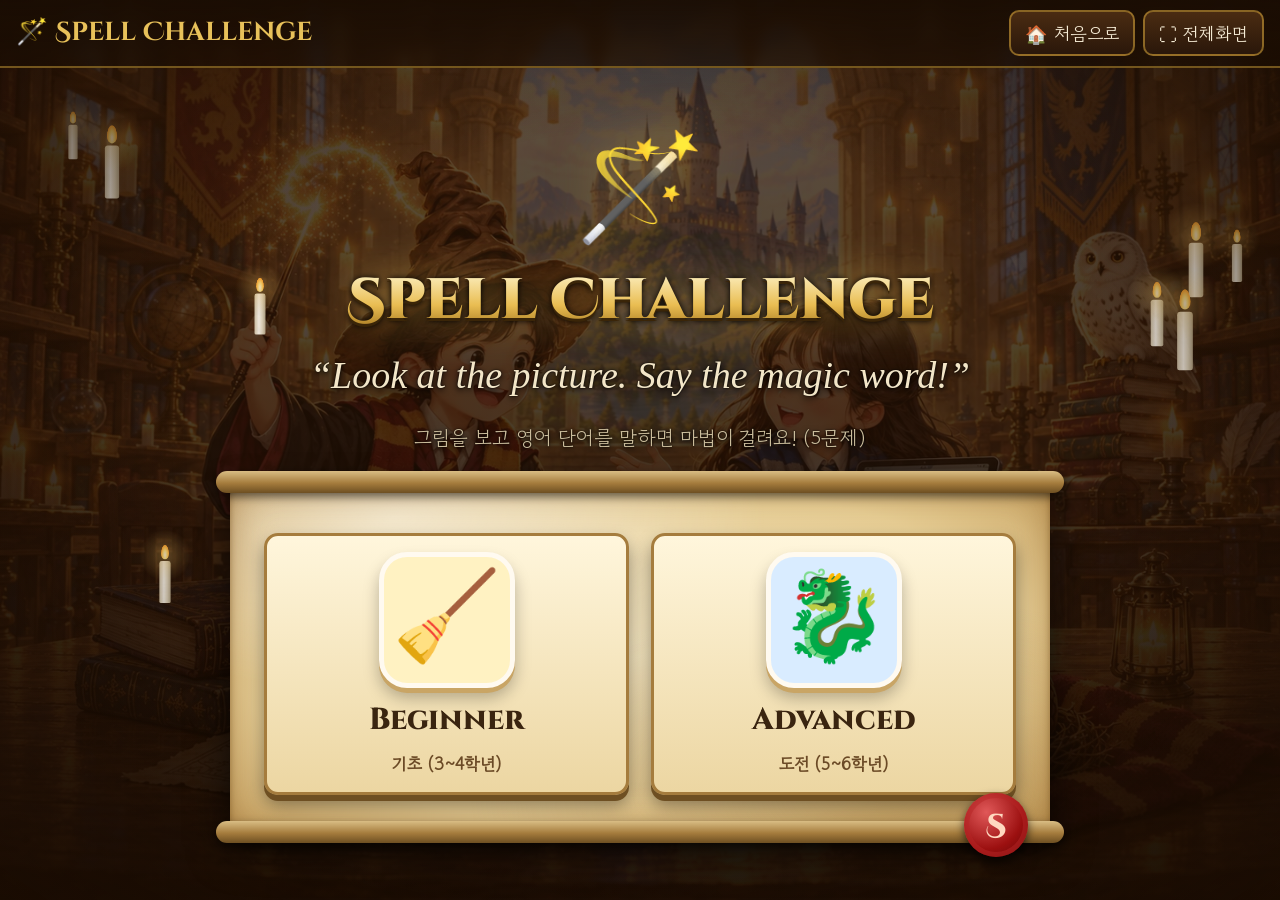
<file: spell.html>
<!doctype html>
<html lang="ko">
<head>
<meta charset="utf-8">
<meta name="viewport" content="width=device-width, initial-scale=1">
<title>Spell Challenge</title>
<link rel="preconnect" href="https://fonts.googleapis.com">
<link href="https://fonts.googleapis.com/css2?family=Cinzel+Decorative:wght@700;900&family=Cinzel:wght@600;800&family=IM+Fell+English:ital@0;1&family=Gowun+Dodum&display=swap" rel="stylesheet">
<link rel="stylesheet" href="assets/common.css">
<style>
  /* 별 진행 표시 */
  .stars { font-size: 2rem; letter-spacing: 6px; margin: 4px 0 6px; }
  .stars span { filter: drop-shadow(0 0 8px #ffd25a); }
  .stars .off { opacity: .2; filter: grayscale(1); }

  /* 수정 구슬 */
  .orb-wrap { position: relative; width: 300px; margin: 0 auto 10px; }
  .orb { width: 250px; height: 250px; margin: 0 auto; border-radius: 50%; display: grid; place-items: center; position: relative; z-index: 1;
    background:
      radial-gradient(circle at 32% 26%, #ffffffaa 0 6%, transparent 18%),
      radial-gradient(circle at 50% 55%, #6d5bd0 0%, #2c1f6e 55%, #120b38 100%);
    box-shadow: 0 0 0 4px #ffffff22, 0 0 50px #8a7cff88, inset 0 -20px 40px #0008; }
  .orb .e { font-size: 7.6rem; filter: drop-shadow(0 6px 10px #000a); }
  .orb.cast { animation: cast .9s ease-out; }
  @keyframes cast { 0% { box-shadow: 0 0 0 4px #fff4, 0 0 50px #8a7cff88; } 40% { box-shadow: 0 0 0 10px #fbe7a1, 0 0 120px #ffd25a; } 100% { box-shadow: 0 0 0 4px #ffffff22, 0 0 50px #8a7cff88; } }
  .orb-stand { width: 200px; height: 46px; margin: -26px auto 0; border-radius: 8px 8px 30px 30px;
    background: linear-gradient(180deg, #fff1b5, #b8862a 45%, #5a3d0c); box-shadow: 0 10px 20px #000a; }

  .q-line { font-family: "IM Fell English", Georgia, serif; font-size: 2.4rem; text-shadow: 0 2px 6px #000; margin: 6px 0 0; }
  .word-box { min-height: 1.3em; font-family: "Cinzel", Georgia, serif; font-size: 3rem; font-weight: 800; letter-spacing: .14em; color: var(--gold-1); text-shadow: 0 0 18px #ffcc5a88; }
  .help-row { display: flex; gap: 12px; justify-content: center; }

  @media (max-width: 640px) {
    .orb-wrap { width: 220px; } .orb { width: 190px; height: 190px; } .orb .e { font-size: 5.6rem; } .orb-stand { width: 140px; }
    .q-line { font-size: 1.6rem; } .word-box { font-size: 1.8rem; }
  }
</style>
</head>
<body>
<div class="topbar">
  <h1>🪄 Spell Challenge</h1>
  <div class="tools">
    <a class="btn btn-small" href="index.html">🏠 처음으로</a>
    <button class="btn-small" onclick="Magic.toggleFullscreen()">⛶ 전체화면</button>
  </div>
</div>

<main class="wrap center" id="app"></main>

<script src="assets/common.js"></script>
<script>
// 단어 목록: accept = 아이 발음/인식 오차를 감안해 정답으로 인정할 말
const WORDS = {
  beginner: [
    { w: 'owl', e: '🦉', accept: ['owl', 'owls', 'howl', 'al', 'all', 'oul', 'hole'] },
    { w: 'wand', e: '🪄', accept: ['wand', 'wands', 'want', 'wants', 'won', 'wan'] },
    { w: 'broom', e: '🧹', accept: ['broom', 'brooms', 'brume', 'brum', 'groom'] },
    { w: 'cat', e: '🐱', accept: ['cat', 'cats', 'kat', 'kitty'] },
    { w: 'key', e: '🔑', accept: ['key', 'keys', 'ki', 'kee', 'kiki'] },
    { w: 'book', e: '📕', accept: ['book', 'books', 'buck'] },
    { w: 'hat', e: '🎩', accept: ['hat', 'hats', 'had', 'hut'] },
    { w: 'frog', e: '🐸', accept: ['frog', 'frogs', 'frock', 'fog'] },
    { w: 'moon', e: '🌙', accept: ['moon', 'moons', 'mood'] },
    { w: 'star', e: '⭐', accept: ['star', 'stars', 'stop'] },
    { w: 'cup', e: '🥤', accept: ['cup', 'cups', 'cop', 'cap'] },
    { w: 'box', e: '📦', accept: ['box', 'boxes', 'books', 'fox'] },
  ],
  advanced: [
    { w: 'wizard', e: '🧙', accept: ['wizard', 'wizards', 'wizzard', 'lizard'] },
    { w: 'dragon', e: '🐉', accept: ['dragon', 'dragons', 'drag on'] },
    { w: 'castle', e: '🏰', accept: ['castle', 'castles', 'cassel', 'kasel'] },
    { w: 'potion', e: '🧪', accept: ['potion', 'potions', 'portion', 'motion', 'ocean'] },
    { w: 'ghost', e: '👻', accept: ['ghost', 'ghosts', 'goes', 'gost', 'host'] },
    { w: 'spider', e: '🕷️', accept: ['spider', 'spiders'] },
    { w: 'candle', e: '🕯️', accept: ['candle', 'candles', 'kendall', 'can dull'] },
    { w: 'letter', e: '✉️', accept: ['letter', 'letters', 'ladder', 'later'] },
    { w: 'map', e: '🗺️', accept: ['map', 'maps', 'mop', 'nap'] },
    { w: 'crown', e: '👑', accept: ['crown', 'crowns', 'clown', 'brown'] },
    { w: 'unicorn', e: '🦄', accept: ['unicorn', 'unicorns', 'unicon'] },
    { w: 'snake', e: '🐍', accept: ['snake', 'snakes', 'snack', 'stake'] },
  ],
};
const ROUND = 5;

const app = document.getElementById('app');
let level, list, idx, success, tries, busy = false, turn = 0;

function home() {
  app.innerHTML = `
    <div class="pop" style="margin-top:18px">
      <div style="font-size:5.5rem;filter:drop-shadow(0 0 24px #ffd25a88)">🪄</div>
      <h2 class="title" style="font-size:3rem">Spell Challenge</h2>
      <p class="speech" style="margin:4px 0">“Look at the picture. Say the magic word!”</p>
      <p class="ko">그림을 보고 영어 단어를 말하면 마법이 걸려요! (${ROUND}문제)</p>
      <div class="parchment" style="max-width:820px;margin-top:30px">
        <div class="level-grid">
          <button class="opt level" data-l="beginner"><span class="medal">🧹</span>Beginner<span class="ko">기초 (3~4학년)</span></button>
          <button class="opt level" data-l="advanced"><span class="medal">🐉</span>Advanced<span class="ko">도전 (5~6학년)</span></button>
        </div>
        <div class="seal">S</div>
      </div>
    </div>`;
  Magic.micNotice(app);
  app.querySelectorAll('.level').forEach(b => b.onclick = () => startRound(b.dataset.l));
  Magic.speak('Look at the picture. Say the magic word!');
}

function startRound(l) {
  level = l; list = Magic.shuffle(WORDS[l]).slice(0, ROUND); idx = 0; success = 0;
  Magic.sfx.magic();
  showWord();
}

function starsHtml() {
  return list.map((_, i) => `<span class="${i < success ? '' : 'off'}">⭐</span>`).join('');
}

function showWord() {
  tries = 0; busy = false; turn++;
  Magic.stopListening();
  const W = list[idx];
  app.innerHTML = `
    <div class="pill" style="margin-top:6px">${idx + 1} / ${list.length}</div>
    <div class="stars">${starsHtml()}</div>
    <div class="orb-wrap pop">
      <div class="orb" id="pic"><span class="e">${W.e}</span></div>
      <div class="orb-stand"></div>
    </div>
    <div class="q-line">What is it? <span class="ko">무엇일까요?</span></div>
    <div class="word-box" id="word"></div>
    <div class="listen-row" style="margin-top:4px">
      <button class="speak-btn" id="hint" aria-label="힌트">💡</button>
      <button class="mic" id="mic" aria-label="말하기">🎤</button>
      <button class="speak-btn" id="listen" aria-label="발음 듣기">🔊</button>
    </div>
    <div class="heard" id="heard">🎤를 누르고 말해 보세요. <span class="ko">(💡 힌트 · 🔊 발음 듣기)</span></div>
    <div class="feedback" id="fb"></div>
    <div class="teacher">
      <div class="label">선생님용 · <kbd>Space</kbd> 말하기 <kbd>Enter</kbd> 통과 <kbd>→</kbd> 넘기기</div>
      <div class="row">
        <button class="btn-small btn-ok" id="pass">✔ 통과</button>
        <button class="btn-small" id="skip">➜ 넘기기</button>
      </div>
    </div>`;
  const mic = document.getElementById('mic');
  if (!Magic.canListen) mic.disabled = true;
  mic.onclick = doListen;
  document.getElementById('hint').onclick = () => {
    const w = W.w;
    document.getElementById('word').textContent = w[0].toUpperCase() + ' ' + '_ '.repeat(w.length - 1);
  };
  document.getElementById('listen').onclick = () => {
    document.getElementById('word').textContent = W.w.toUpperCase();
    Magic.speak(W.w);
  };
  document.getElementById('pass').onclick = () => correct(true);
  document.getElementById('skip').onclick = next;
  Magic.speak('What is it?');
}

async function doListen() {
  if (busy) return;
  const W = list[idx];
  const mic = document.getElementById('mic');
  const heard = document.getElementById('heard');
  const fb = document.getElementById('fb');
  busy = true;
  mic.classList.add('listening'); heard.textContent = 'Listening... 🎧'; fb.textContent = '';
  try {
    const my = turn;
    const said = await Magic.listen({ timeout: 5000 });
    if (my !== turn) return;
    mic.classList.remove('listening');
    heard.innerHTML = said.length ? `I heard: <b>${said[0]}</b>` : '잘 안 들렸어요. 조금 더 크게!';
    if (Magic.matchWord(said, W.accept)) return correct(false);
    tries++;
    busy = false;
    fb.className = 'feedback bad'; fb.textContent = 'Try again!';
    Magic.sfx.bad(); Magic.shake(document.getElementById('pic'));
    if (tries === 2) document.getElementById('hint').click();
    if (tries >= 3) document.getElementById('listen').click();
  } catch (e) {
    mic.classList.remove('listening'); busy = false;
    heard.innerHTML = Magic.micErrorText(e);
  }
}

function correct(byTeacher) {
  busy = true;
  const W = list[idx];
  success++;
  Magic.inc('spells');
  document.getElementById('word').textContent = W.w.toUpperCase();
  const fb = document.getElementById('fb');
  fb.className = 'feedback ok'; fb.textContent = '✨ Excellent! ✨';
  document.querySelector('.stars').innerHTML = starsHtml();
  const pic = document.getElementById('pic');
  pic.classList.add('cast');
  Magic.sfx.ok(); Magic.sparkle(pic);
  const article = /^[aeiou]/.test(W.w) ? 'an' : 'a';
  Magic.speak(`Excellent! It's ${article} ${W.w}!`).then(() => setTimeout(next, 300));
}

function next() {
  idx++;
  if (idx < list.length) showWord(); else finish();
}

function finish() {
  Magic.inc('spell_players');
  const msg = success === list.length ? 'Perfect! You are a great wizard!' : success >= 3 ? 'Great job, wizard!' : 'Good try, young wizard!';
  app.innerHTML = `
    <div class="pop" style="margin-top:18px">
      <div class="parchment" style="max-width:640px;margin-top:24px">
        <div style="font-size:5rem">🏅</div>
        <h2 class="q-text">${msg}</h2>
        <div class="stars" style="font-size:3rem">${starsHtml()}</div>
        <p class="fell" style="font-size:1.6rem;margin:6px 0">You cast <b>${success}</b> spells!</p>
        <p class="ko">이제 Forbidden Room으로 이동하세요! ➜</p>
        <div class="seal">S</div>
      </div>
      <button class="btn-magic" id="again" style="margin-top:36px">🪄 Next Student</button>
    </div>`;
  Magic.sfx.magic(); Magic.confetti(); Magic.sparkle(app.querySelector('.parchment'));
  Magic.speak(msg + ` You cast ${success} spells!`);
  document.getElementById('again').onclick = home;
}

// 선생님 단축키
document.addEventListener('keydown', e => {
  if (!document.getElementById('mic') || !list || idx >= list.length) return;
  if (e.code === 'Space') { e.preventDefault(); doListen(); }
  else if (e.key === 'Enter') { e.preventDefault(); if (!busy) correct(true); }
  else if (e.key === 'ArrowRight') { e.preventDefault(); if (!busy) next(); }
});

home();
</script>
</body>
</html>
</file>
<file: assets/common.css>
/* Welcome to Hogwarts - 공통 스타일 (태블릿·스탠바이미 화면 기준)
 * 모든 앱이 같은 '대연회장' 분위기: 별 천장 + 떠다니는 촛불 + 양피지 + 금빛 장식
 * 글꼴(각 HTML <head>에서 불러옴): Cinzel Decorative / Cinzel / IM Fell English
 */
:root {
  --bg: #07091a;
  --card: #1c2148;
  --line: #d9a93a55;
  --text: #f6ecd6;
  --muted: #cbbd9c;
  --gold: #e8c15a;
  --ok: #5fe39a;
  --bad: #ff6b6b;
}

* { box-sizing: border-box; -webkit-tap-highlight-color: transparent; }

html, body { margin: 0; min-height: 100%; }

body {
  color: var(--text);
  font-family: "Pretendard", "Apple SD Gothic Neo", "Malgun Gothic", "Noto Sans KR", system-ui, sans-serif;
  font-size: 20px;
  line-height: 1.45;
  user-select: none;
  -webkit-user-select: none;
  overflow-x: hidden;
}

/* 반짝이는 별 (마법 천장) */
body::before {
  content: "";
  position: fixed; top: 0; right: 0; bottom: 0; left: 0; pointer-events: none; z-index: 0;
  background-image:
    radial-gradient(2px 2px at 10% 20%, #fff8, transparent),
    radial-gradient(2px 2px at 80% 10%, #fff6, transparent),
    radial-gradient(1px 1px at 40% 70%, #fff8, transparent),
    radial-gradient(2px 2px at 65% 45%, #fff5, transparent),
    radial-gradient(1px 1px at 25% 90%, #fff7, transparent),
    radial-gradient(1px 1px at 90% 80%, #fff7, transparent),
    radial-gradient(1px 1px at 55% 15%, #fff9, transparent),
    radial-gradient(2px 2px at 33% 35%, #fff4, transparent);
  animation: twinkle 4s ease-in-out infinite alternate;
}
@keyframes twinkle { from { opacity: .5; } to { opacity: 1; } }

.title-font { font-family: "Cinzel Decorative", "Cinzel", Georgia, serif; letter-spacing: .02em; }

.wrap { max-width: 1100px; margin: 0 auto; padding: 16px; }

/* 상단 바 */
.topbar {
  display: flex; align-items: center; justify-content: space-between; gap: 12px;
  padding: 10px 16px; position: sticky; top: 0; z-index: 10; backdrop-filter: blur(6px);
}
.topbar h1 { margin: 0; font-size: 1.15rem; color: var(--gold); }
.topbar .tools { display: flex; gap: 8px; flex-wrap: wrap; }

/* 기본 버튼: 남색 + 금테 */
button, .btn {
  font: inherit; color: var(--text); cursor: pointer;
  background: linear-gradient(180deg, #2a2f5e, #171b3c); border: 2px solid #d9a93a88; border-radius: 16px;
  padding: 12px 20px; text-decoration: none; display: inline-flex; align-items: center; justify-content: center; gap: 8px;
  transition: transform .08s, background .2s, border-color .2s, box-shadow .2s;
}
button:hover, .btn:hover { border-color: var(--gold); }
button:active, .btn:active { transform: scale(.96); }
button:disabled { opacity: .45; cursor: default; }
.btn-small { padding: 6px 12px; font-size: .85rem; border-radius: 10px; }
.btn-big { font-size: 1.5rem; padding: 18px 34px; border-radius: 22px; }
.btn-ok { border-color: var(--ok); }
.btn-ghost { background: transparent; }

/* 마이크 버튼 */
.mic { width: 132px; height: 132px; border-radius: 50%; font-size: 3.4rem; color: #2a1d00; box-shadow: 0 0 30px #e8c15a55; }
.mic.listening { animation: pulse 1s ease-in-out infinite; background: radial-gradient(circle at 35% 30%, #ffb3b3, #d23b3b 70%); }
@keyframes pulse { 0%,100% { box-shadow: 0 0 0 0 #ff6b6b88; } 50% { box-shadow: 0 0 0 26px #ff6b6b00; } }

/* 어두운 판 (선생님 메뉴 등) */
.card {
  position: relative; z-index: 1;
  background: linear-gradient(180deg, #1f2550ee, #12153300);
  background-color: #141838e6;
  border: 1px solid var(--line); border-radius: 18px; padding: 20px;
  box-shadow: 0 18px 40px #0009;
}

.center { text-align: center; }
.muted { color: var(--muted); }
.ko { color: var(--muted); font-size: .8em; }
.hidden { display: none !important; }

.row { display: flex; gap: 12px; flex-wrap: wrap; justify-content: center; align-items: center; }

.big-emoji { font-size: 9rem; line-height: 1.1; filter: drop-shadow(0 6px 18px #0008); }

.heard { min-height: 1.6em; font-size: 1.1rem; }
.heard b { color: var(--text); }

.feedback { font-family: "Cinzel", Georgia, serif; font-size: 2rem; font-weight: 800; min-height: 1.5em; text-shadow: 0 2px 8px #000a; }
.feedback.ok { color: var(--ok); }
.feedback.bad { color: var(--bad); }

.pill { display: inline-block; padding: 4px 14px; border-radius: 999px; background: #000a; border: 1px solid var(--line); font: 600 .85rem "Cinzel", Georgia, serif; color: var(--gold); letter-spacing: .05em; }

/* 반짝 효과 */
.spark { position: fixed; pointer-events: none; font-size: 2rem; z-index: 99; animation: spark 1s ease-out forwards; }
@keyframes spark { to { transform: translate(var(--dx), var(--dy)) scale(.3); opacity: 0; } }

.shake { animation: shake .4s; }
@keyframes shake { 20%,60% { transform: translateX(-10px); } 40%,80% { transform: translateX(10px); } }

.pop { animation: pop .5s ease-out; }
@keyframes pop { 0% { transform: scale(.4); opacity: 0; } 70% { transform: scale(1.1); } 100% { transform: scale(1); opacity: 1; } }

/* 마이크 미지원 안내 */
.notice { position: relative; z-index: 1; background: #3a2a0c; border: 1px solid var(--gold); color: #ffe9a8; border-radius: 12px; padding: 10px 14px; font-size: .9rem; margin: 10px auto; max-width: 760px; }

/* 선생님용 영역 */
.teacher { margin-top: 18px; padding-top: 12px; border-top: 1px dashed #d9a93a44; }
.teacher .label { font-size: .8rem; color: var(--muted); margin-bottom: 6px; }
kbd { background: #0007; border: 1px solid var(--line); border-radius: 6px; padding: 0 6px; font-size: .8em; }

/* 단계 선택 (양피지 타일 2개) */
.level-grid { display: grid; grid-template-columns: repeat(2, minmax(0, 1fr)); gap: 18px; max-width: 760px; margin: 22px auto 6px; }
.level-grid .opt { min-height: 220px; font-size: 1.5rem; }
.level-grid .opt .ko { font-family: "Pretendard", "Malgun Gothic", sans-serif; font-weight: 600; font-size: .8rem; color: var(--ink-soft); }

@media (max-width: 640px) {
  body { font-size: 17px; }
  .big-emoji { font-size: 6.5rem; }
  .mic { width: 104px; height: 104px; font-size: 2.6rem; }
  .btn-big { font-size: 1.2rem; padding: 14px 24px; }
}

/* ================================================================
 * 호그와트 테마 (Sorting Ceremony에서 시작해 모든 앱에 공통 적용)
 * ================================================================ */
/* ===== 대연회장(Great Hall) 분위기 ===== */
:root {
  --parch-1: #f6e7c1; --parch-2: #e6cd94; --parch-3: #c9a565;
  --ink: #3a2510; --ink-soft: #6b4a26;
  --gold-1: #fbe7a1; --gold-2: #d9a93a; --gold-3: #8a6416;
}
body {
  background:
    radial-gradient(ellipse 120% 60% at 50% 115%, #5a3410cc 0%, transparent 60%) fixed,
    radial-gradient(ellipse at 50% -10%, #2b3a7a 0%, #121735 45%, #07091a 100%) fixed;
  background-color: #07091a;
  min-height: 100vh;
}
html { overflow-x: hidden; }
/* 가장자리 어둡게 */
body::after {
  content: ""; position: fixed; top: 0; right: 0; bottom: 0; left: 0; pointer-events: none; z-index: 0;
  background: radial-gradient(ellipse at center, transparent 55%, #000a 100%);
}
.fell { font-family: "IM Fell English", Georgia, "Noto Serif KR", serif; }
.cinzel { font-family: "Cinzel", Georgia, serif; }
.ko { font-family: "Pretendard", "Apple SD Gothic Neo", "Malgun Gothic", sans-serif; }

.topbar { background: linear-gradient(180deg, #000c, #0006); border-bottom: 1px solid #d9a93a55; }
.topbar h1 { font-family: "Cinzel Decorative", serif; }

main.wrap { position: relative; z-index: 1; }

/* ===== 떠다니는 촛불 ===== */
.candles { position: fixed; top: 0; right: 0; bottom: 0; left: 0; pointer-events: none; z-index: 0; overflow: hidden; }
.candle { position: absolute; width: 14px; height: 52px; border-radius: 3px 3px 2px 2px;
  background: linear-gradient(90deg, #d8cbb0, #fffaf0 40%, #e6dcc4 70%, #b9ab8e);
  animation: float var(--d, 6s) ease-in-out infinite alternate; opacity: .9; }
.candle::before { /* 불꽃 */
  content: ""; position: absolute; left: 50%; top: -20px; width: 10px; height: 18px; transform: translateX(-50%);
  border-radius: 50% 50% 50% 50% / 60% 60% 40% 40%;
  background: radial-gradient(ellipse at 50% 70%, #fff 0%, #ffe27a 35%, #ff9a1f 70%, transparent 75%);
  animation: flicker .18s infinite alternate; }
.candle::after { /* 빛 번짐 */
  content: ""; position: absolute; left: 50%; top: -42px; width: 70px; height: 70px; transform: translateX(-50%);
  background: radial-gradient(circle, #ffcf6b55, transparent 65%); }
@keyframes float { from { transform: translateY(0); } to { transform: translateY(-22px); } }
@keyframes flicker { from { transform: translateX(-50%) scale(1, 1); } to { transform: translateX(-52%) scale(.9, 1.08); } }
body.dim .candles { opacity: .35; transition: opacity 1s; }

/* ===== 마법의 모자 (SVG) ===== */
.hat-wrap { display: inline-block; filter: drop-shadow(0 18px 24px #000c); }
.hat-wrap svg { width: 240px; height: auto; display: block; transform-origin: 50% 90%; animation: sway 3s ease-in-out infinite; }
.hat-wrap.small svg { width: 120px; }
.hat-wrap.big svg { width: 300px; }
@keyframes sway { 0%,100% { transform: rotate(-4deg); } 50% { transform: rotate(4deg); } }
.hat-mouth { transform-origin: 105px 141px; transition: transform .1s; }
.talking .hat-mouth { animation: talk .22s ease-in-out infinite alternate; }
.talking svg { animation: sway 3s ease-in-out infinite, bob .44s ease-in-out infinite alternate; }
@keyframes talk { from { transform: scaleY(.35); } to { transform: scaleY(1.25); } }
@keyframes bob { to { translate: 0 -4px; } }
.thinking svg { animation: ponder 1.1s ease-in-out infinite; }
@keyframes ponder { 0%,100% { transform: rotate(-10deg) scale(1); } 50% { transform: rotate(10deg) scale(1.04); } }

/* ===== 양피지 ===== */
.parchment {
  position: relative; color: var(--ink); padding: 28px 34px 30px; margin: 10px auto; max-width: 900px;
  background:
    radial-gradient(ellipse at 20% 10%, #fff8 0%, transparent 40%),
    radial-gradient(ellipse at 80% 90%, #a0743055 0%, transparent 45%),
    radial-gradient(ellipse at center, var(--parch-1) 0%, var(--parch-2) 70%, var(--parch-3) 100%);
  border-radius: 6px 10px 8px 12px / 12px 8px 10px 6px;
  box-shadow: inset 0 0 40px #8a5a2088, inset 0 0 6px #5a3a1088, 0 18px 40px #000b;
}
.parchment::before, .parchment::after { /* 위아래 두루마리 */
  content: ""; position: absolute; left: -14px; right: -14px; height: 22px; border-radius: 12px;
  background: linear-gradient(180deg, #d9bd84, #a57c3d 55%, #6e4f22);
  box-shadow: 0 4px 10px #0008;
}
.parchment::before { top: -12px; }
.parchment::after { bottom: -12px; }
.parchment .ko { color: var(--ink-soft); }

.seal { /* 밀랍 봉인 */
  position: absolute; right: 22px; bottom: -26px; width: 64px; height: 64px; border-radius: 50%; z-index: 2;
  background: radial-gradient(circle at 35% 30%, #e05858, #9c1010 60%, #5e0606);
  box-shadow: 0 4px 10px #000a, inset 0 0 0 5px #b8262680;
  display: grid; place-items: center; color: #ffd9c0; font: 900 1.6rem "Cinzel Decorative", serif;
}

/* ===== 진행 표시 (작은 촛불) ===== */
.progress { display: flex; gap: 18px; justify-content: center; margin: 4px 0 14px; }
.progress span { width: 10px; height: 26px; border-radius: 2px; background: #6b5a40; position: relative; }
.progress span.on { background: linear-gradient(90deg, #d8cbb0, #fffaf0, #c9bb9e); }
.progress span.on::before { content: ""; position: absolute; left: 50%; top: -14px; width: 8px; height: 12px; transform: translateX(-50%);
  border-radius: 50% 50% 50% 50% / 60% 60% 40% 40%; background: radial-gradient(ellipse at 50% 70%, #fff, #ffd25a 40%, #ff8a1a 75%, transparent 78%);
  box-shadow: 0 0 14px 4px #ffb84a66; }

/* ===== 질문 화면 ===== */
.q-head { display: flex; align-items: center; justify-content: center; gap: 18px; }
.q-text { font-family: "IM Fell English", Georgia, serif; font-size: 2.5rem; margin: 0; line-height: 1.15; }
.speak-btn { background: #3a2510; border: 2px solid var(--gold-2); color: var(--gold-1); border-radius: 50%; width: 52px; height: 52px; padding: 0; font-size: 1.3rem; flex: none; }
.options { display: grid; grid-template-columns: repeat(4, minmax(0, 1fr)); gap: 16px; margin: 22px 0 6px; }
.opt {
  flex-direction: column; gap: 6px; min-height: 200px; padding: 16px 8px; color: var(--ink);
  font-family: "Cinzel", serif; font-weight: 800; font-size: 1.25rem;
  background: linear-gradient(180deg, #fff6dc, #ecd6a2);
  border: 3px solid #a57c3d; border-radius: 14px; box-shadow: 0 6px 0 #6e4f22, 0 10px 18px #0006;
}
.opt:active { transform: translateY(4px); box-shadow: 0 2px 0 #6e4f22, 0 4px 10px #0006; }
.opt .medal { width: 104px; height: 104px; border-radius: 50%; display: grid; place-items: center; font-size: 3.6rem;
  background: radial-gradient(circle at 35% 30%, #3a2a5a, #161030); border: 4px solid var(--gold-2); box-shadow: inset 0 0 0 3px #00000055, 0 0 12px #d9a93a66; }
.opt.chosen { background: linear-gradient(180deg, #fff3b8, #f0c955); border-color: var(--gold-1); box-shadow: 0 0 0 4px #fbe7a1, 0 0 40px #ffd25a; }
.listen-row { display: flex; align-items: center; justify-content: center; gap: 18px; margin-top: 18px; }
.mic { background: radial-gradient(circle at 35% 30%, #fbe7a1, #d9a93a 55%, #8a6416); border: 4px solid #fff4; }
.heard { color: #e9dcc0; font-family: "IM Fell English", Georgia, serif; }
.hint { color: #d8c9a8; font-size: .95rem; }

/* ===== 문장(제목) ===== */
.title { font-family: "Cinzel Decorative", serif; font-weight: 900; color: var(--gold-1); margin: 6px 0;
  background: linear-gradient(180deg, #fff6cf 10%, #e9bd52 55%, #9c6d18 90%); -webkit-background-clip: text; background-clip: text; color: transparent;
  filter: drop-shadow(0 2px 0 #3a2508) drop-shadow(0 0 18px #ffcc5a55); }
.speech { font-family: "IM Fell English", Georgia, serif; font-style: italic; font-size: 2rem; color: #f3e6c8; text-shadow: 0 2px 8px #000; }

/* ===== 금빛 버튼 ===== */
.btn-magic {
  font-family: "Cinzel", serif; font-weight: 800; font-size: 1.45rem; letter-spacing: .04em; color: #2a1a04;
  padding: 16px 38px; border-radius: 999px; border: 2px solid #fff3c4;
  background: linear-gradient(180deg, #fff1b5 0%, #e5b443 45%, #a77a1f 100%);
  box-shadow: 0 0 0 4px #5a3d0c, 0 0 30px #ffcf5a77, inset 0 2px 0 #fff8;
}

/* ===== 기숙사 문장(방패) ===== */
.crest { position: relative; width: 100%; aspect-ratio: .84; display: grid; place-items: center;
  border-radius: 14px 14px 50% 50% / 14px 14px 62% 62%;
  background:
    repeating-linear-gradient(135deg, #ffffff10 0 12px, transparent 12px 24px),
    linear-gradient(180deg, var(--c1), var(--c2));
  border: 6px solid var(--metal);
  box-shadow: inset 0 0 0 3px #0005, inset 0 -20px 40px #0006, 0 10px 24px #000a; }
.crest .animal { font-size: 4.2rem; filter: drop-shadow(0 4px 4px #0009); margin-top: -10%; }
.house-btn .crest { max-width: 210px; margin: 0 auto; }
.crest.mini { width: 74px; }
.crest.mini .animal { font-size: 2.2rem; }
.crest.huge { width: 200px; }
.crest.huge .animal { font-size: 6.4rem; }
.h-gryffindor { --c1: #b3161b; --c2: #5c0709; --metal: #e3b23c; --glow: #ff5a3a; }
.h-slytherin  { --c1: #1d7a43; --c2: #08321a; --metal: #c9ced6; --glow: #4bd17e; }
.h-hufflepuff { --c1: #f0c22a; --c2: #8a6a00; --metal: #2a2a2a; --glow: #ffd84a; }
.h-ravenclaw  { --c1: #1f4fa8; --c2: #0c1f4a; --metal: #b97a3e; --glow: #5aa0ff; }

.confetti { position: fixed; top: -20px; width: 10px; height: 16px; z-index: 60; pointer-events: none; animation: fall linear forwards; }
@keyframes fall { to { transform: translateY(110vh) rotate(720deg); } }

@media (max-width: 860px) {
  .options { grid-template-columns: repeat(2, minmax(0, 1fr)); }
  .q-text { font-size: 1.8rem; }
  .hat-wrap svg { width: 170px; } .hat-wrap.big svg { width: 210px; }
  .crest.huge { width: 150px; } .crest.huge .animal { font-size: 4.6rem; }
  .parchment { padding: 22px 16px 26px; }
}

/* 듣는 중인 마이크는 빨갛게 (금빛 마이크보다 우선) */
.mic.listening { background: radial-gradient(circle at 35% 30%, #ffb3b3, #d23b3b 70%); }

/* ================================================================
 * 그림책 도서관 테마 + 큰 글씨·큰 그림 (참고 그림: 호그와트 도서관)
 * html 글자 크기를 키워 rem 단위로 된 글씨가 모두 함께 커짐
 * ================================================================ */
html { font-size: 19px; }
body {
  font-size: 1.2rem;
  font-family: "Gowun Dodum", "Pretendard", "Apple SD Gothic Neo", "Malgun Gothic", sans-serif;
  background:
    linear-gradient(180deg, #2a1606bb 0%, #1e0f04d2 55%, #140a03e6 100%) fixed,
    url("hogwarts-library.webp") center / cover no-repeat fixed;
  background-color: #1e1206;
}
body::before { display: none; }                       /* 밤하늘 별 대신 그림 배경 */
body::after { background: radial-gradient(ellipse at center, transparent 50%, #1a0c02d0 100%); }
.ko { font-family: "Gowun Dodum", "Pretendard", "Malgun Gothic", sans-serif; font-size: .88em; }
.level-grid .opt .ko { font-family: "Gowun Dodum", "Pretendard", "Malgun Gothic", sans-serif; font-size: .9rem; }

.topbar { background: linear-gradient(180deg, #1a0d03f0, #1a0d03b0); border-bottom: 2px solid #d9a93a77; }
.topbar h1 { font-size: 1.35rem; }
.btn-small { font-size: .95rem; padding: 8px 14px; }
.pill { font-size: 1.05rem; padding: 6px 18px; }

/* 배경 그림 위 글씨가 잘 보이도록 그림자 강화 */
.speech, .heard, .hint, main > .ko, .center > .ko, .pop > .ko { text-shadow: 0 2px 6px #000, 0 0 2px #000; }
.title { filter: drop-shadow(0 3px 0 #3a2508) drop-shadow(0 0 3px #000) drop-shadow(0 0 22px #ffcc5a66); }

/* 그림 크게 */
.mic { width: 150px; height: 150px; font-size: 3.8rem; }
.speak-btn { width: 62px; height: 62px; font-size: 1.5rem; }
.hat-wrap svg { width: 270px; } .hat-wrap.small svg { width: 140px; } .hat-wrap.big svg { width: 330px; }
.crest.mini { width: 88px; } .crest.mini .animal { font-size: 2.4rem; }
.crest.huge { width: 230px; }
.crest .animal { font-size: 4.6rem; }

/* 보기 카드: 그림 속 태블릿처럼 파스텔 타일 */
.opt { min-height: 240px; gap: 10px; font-size: 1.35rem; }
.opt .medal { width: 136px; height: 136px; border-radius: 28px; font-size: 4.6rem;
  background: var(--tile, #fff4c7); border: 5px solid #fffaf0; box-shadow: 0 5px 0 #c9a565, 0 10px 16px #0004; }
.opt:nth-child(4n+1) .medal { --tile: #fff2c2; }
.opt:nth-child(4n+2) .medal { --tile: #d9ecff; }
.opt:nth-child(4n+3) .medal { --tile: #dff5d4; }
.opt:nth-child(4n+4) .medal { --tile: #efe0ff; }
.level-grid .opt { min-height: 260px; font-size: 1.6rem; }
.level-grid { max-width: 820px; gap: 22px; }

@media (max-width: 860px) {
  html { font-size: 17px; }
  .opt { min-height: 200px; } .opt .medal { width: 108px; height: 108px; font-size: 3.6rem; }
}
@media (max-width: 640px) {
  html { font-size: 15px; }
  .mic { width: 112px; height: 112px; font-size: 2.8rem; }
  .hat-wrap svg { width: 180px; } .hat-wrap.big svg { width: 220px; } .hat-wrap.small svg { width: 110px; }
  .opt .medal { width: 92px; height: 92px; font-size: 3rem; border-radius: 22px; }
  .crest.huge { width: 160px; }
}

/* 선생님 메뉴 등 어두운 판도 따뜻한 나무색으로 */
.card { background: linear-gradient(180deg, #3a220ef0, #22130af0); border: 2px solid #d9a93a66; }
.stat { background: #00000040; }

/* 기본 버튼도 나무색 + 금테 */
button, .btn { background: linear-gradient(180deg, #4a2c12, #2a170a); }
.topbar h1 { white-space: nowrap; overflow: hidden; text-overflow: ellipsis; min-width: 0; }
@media (max-width: 640px) { .topbar h1 { font-size: 1rem; } }

/* ================================================================
 * 오래된 브라우저 대비 (LG 스탠바이미 등 크롬 79 기반 webOS 브라우저)
 * aspect-ratio 를 모르는 브라우저 = flex gap 도 모르는 브라우저로 보고 함께 보완
 * ================================================================ */
@supports not (aspect-ratio: 1) {
  .crest { height: 250px; }
  .crest.mini { height: 105px; }
  .crest.huge { height: 274px; }
  .banner .crest.huge { height: 202px; }
  .row > *, .listen-row > *, .controls > *, .help-row > *, .clue-tools > *,
  .topbar .tools > *, .flow > *, .progress > *, .crests-row > *, .settings > *, .hand > * { margin: 6px; }
  .letter > * + * { margin-left: 18px; }
  .q-head > * + * { margin-left: 18px; }
}
</file>
